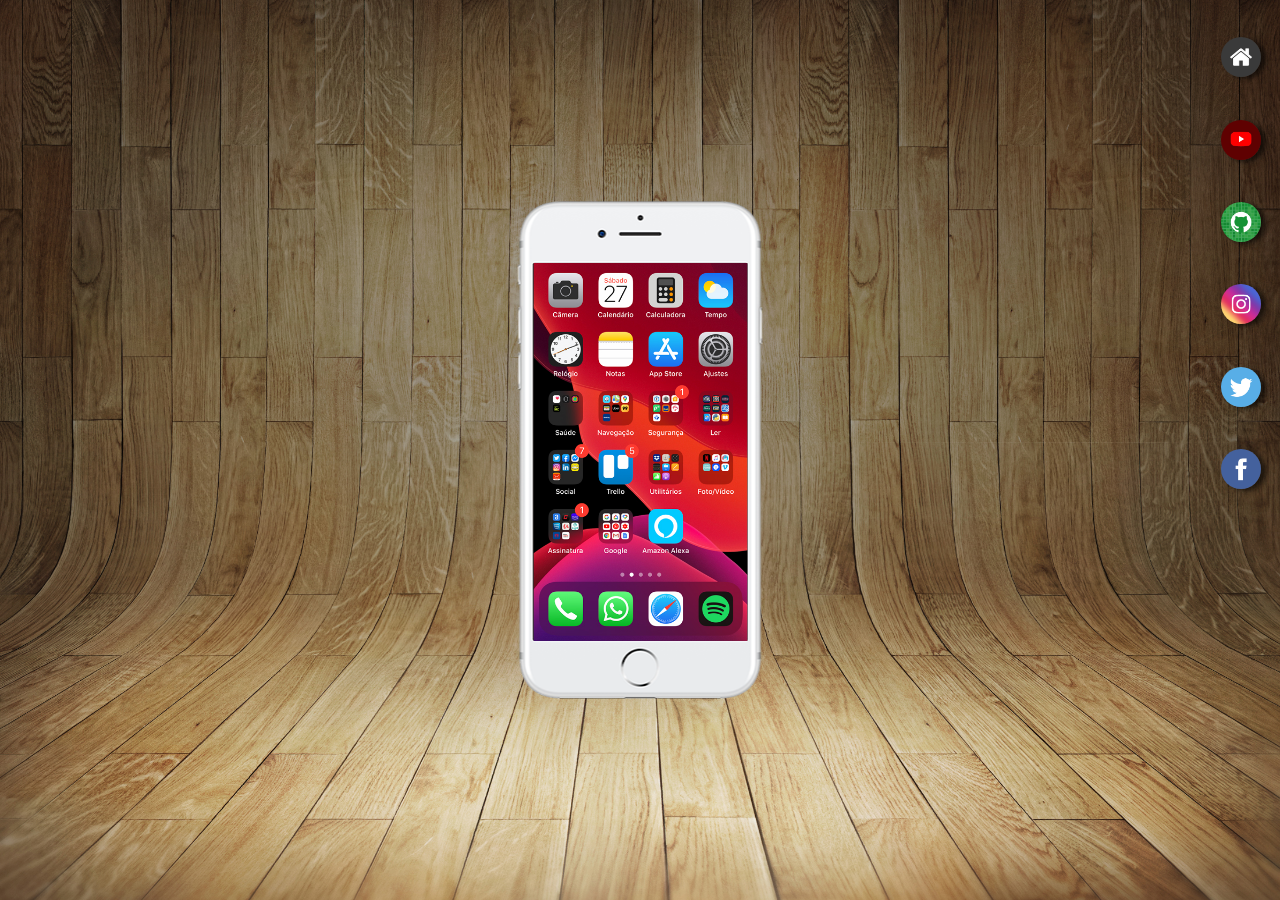
<file: index.html>
<!DOCTYPE html>
<html lang="pt-br">
<head>
    <meta charset="UTF-8">
    <meta http-equiv="X-UA-Compatible" content="IE=edge">
    <meta name="viewport" content="width=device-width, initial-scale=1.0">
    <link rel="shortcut icon" href="images/favicon.ico" type="image/x-icon">
    <link rel="stylesheet" href="style/style.css">
    <title>Projeto Redes Sociais</title>
    <style>
    </style>
</head>
<body>
    <main>
        <section id="telefone">
            <iframe src="pag-extras/home.html" name="tela" id="tela" frameborder="0">Seu navegador não é compativel com iss</iframe>
        </section>

        <section id="redes-sociais">
            <br>
            <a href="pag-extras/home.html" target="tela"><img src="images/logo-home.jpg" alt="Home"></a><br>
            <a href="pag-extras/youtube.html" target="tela"><img src="images/logo-youtube.jpg" alt="Youtube"></a><br>
            <a href="pag-extras/github.html" target="tela"><img src="images/logo-github.jpg" alt="GitHub"></a><br>
            <a href="pag-extras/instagram.html" target="tela"><img src="images/logo-instagram.jpg" alt="Instagram"></a><br>
            <a href="pag-extras/twitter.html" target="tela"><img src="images/logo-twitter.jpg" alt="Twitter"></a><br>
            <a href="pag-extras/facebook.html" target="tela"><img src="images/logo-facebook.jpg" alt="Facebook"></a>
        </section>
    </main>
    
</body>
</html>
</file>
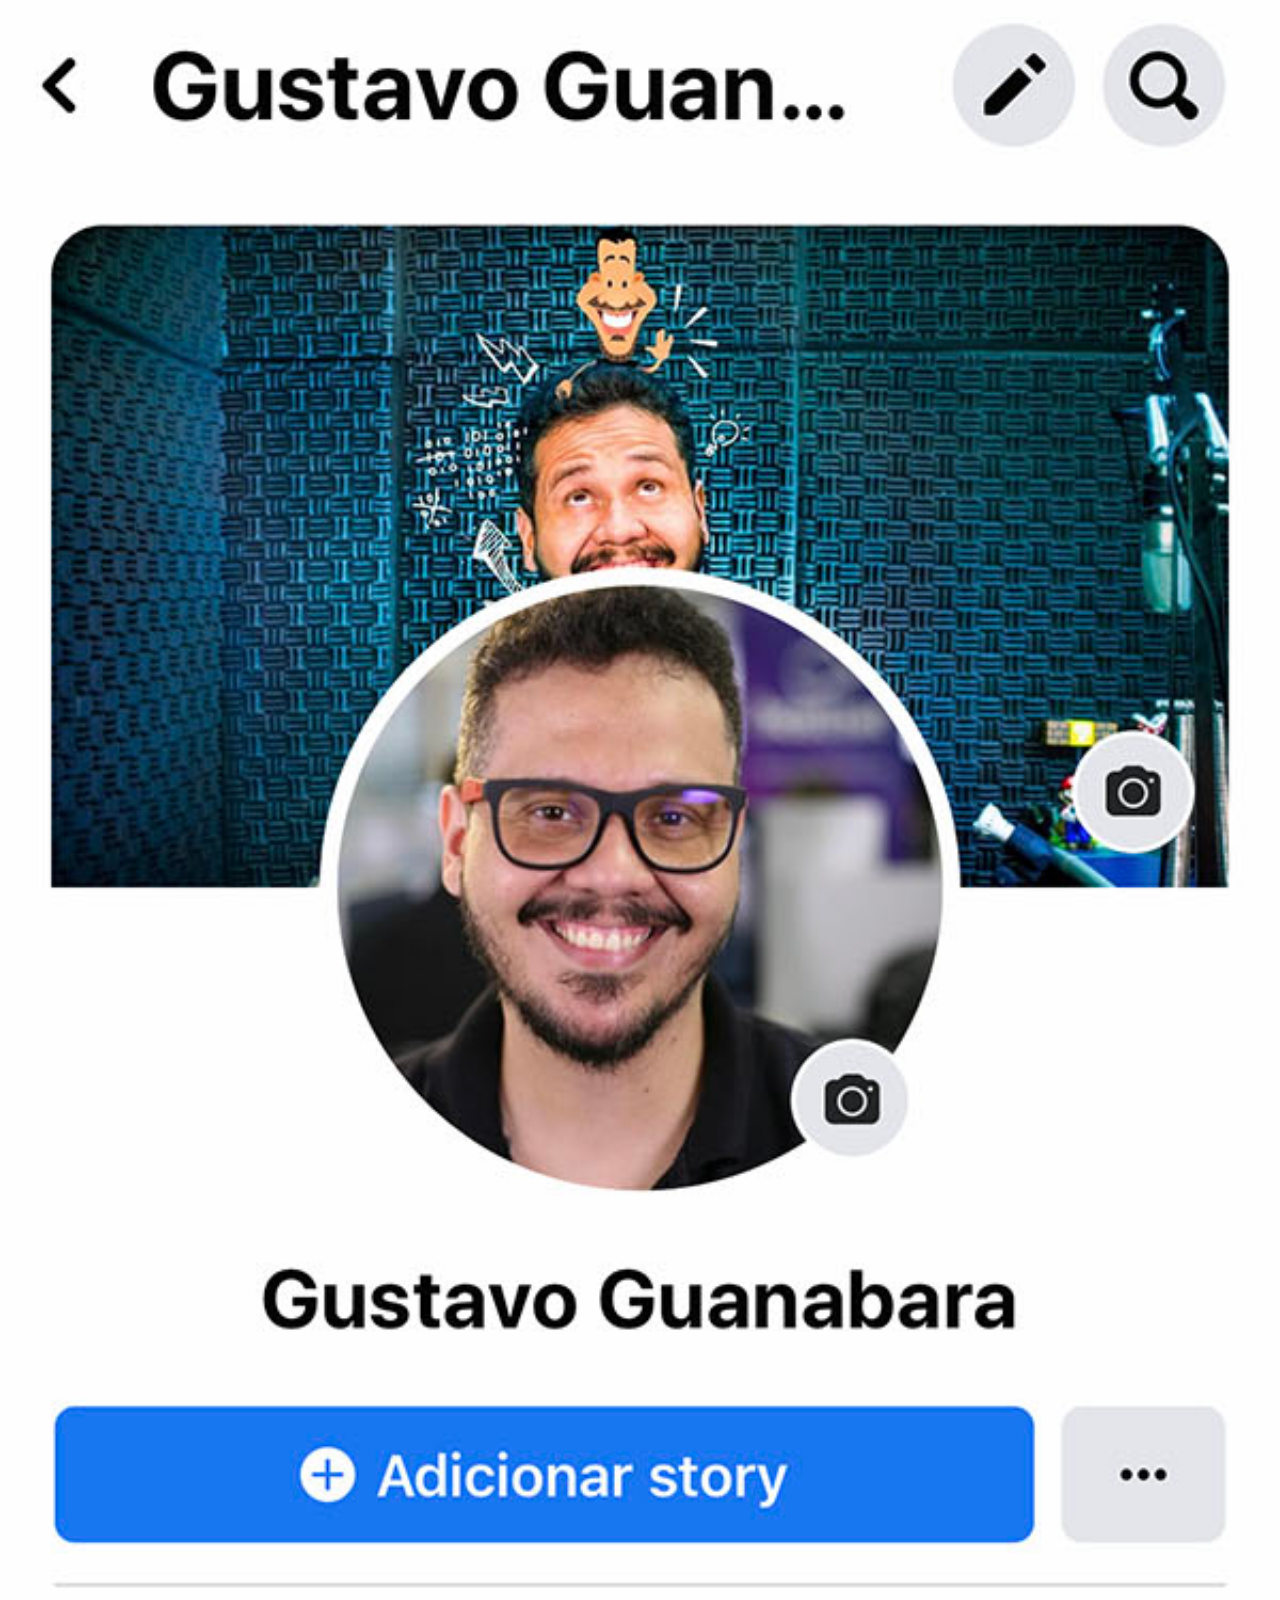
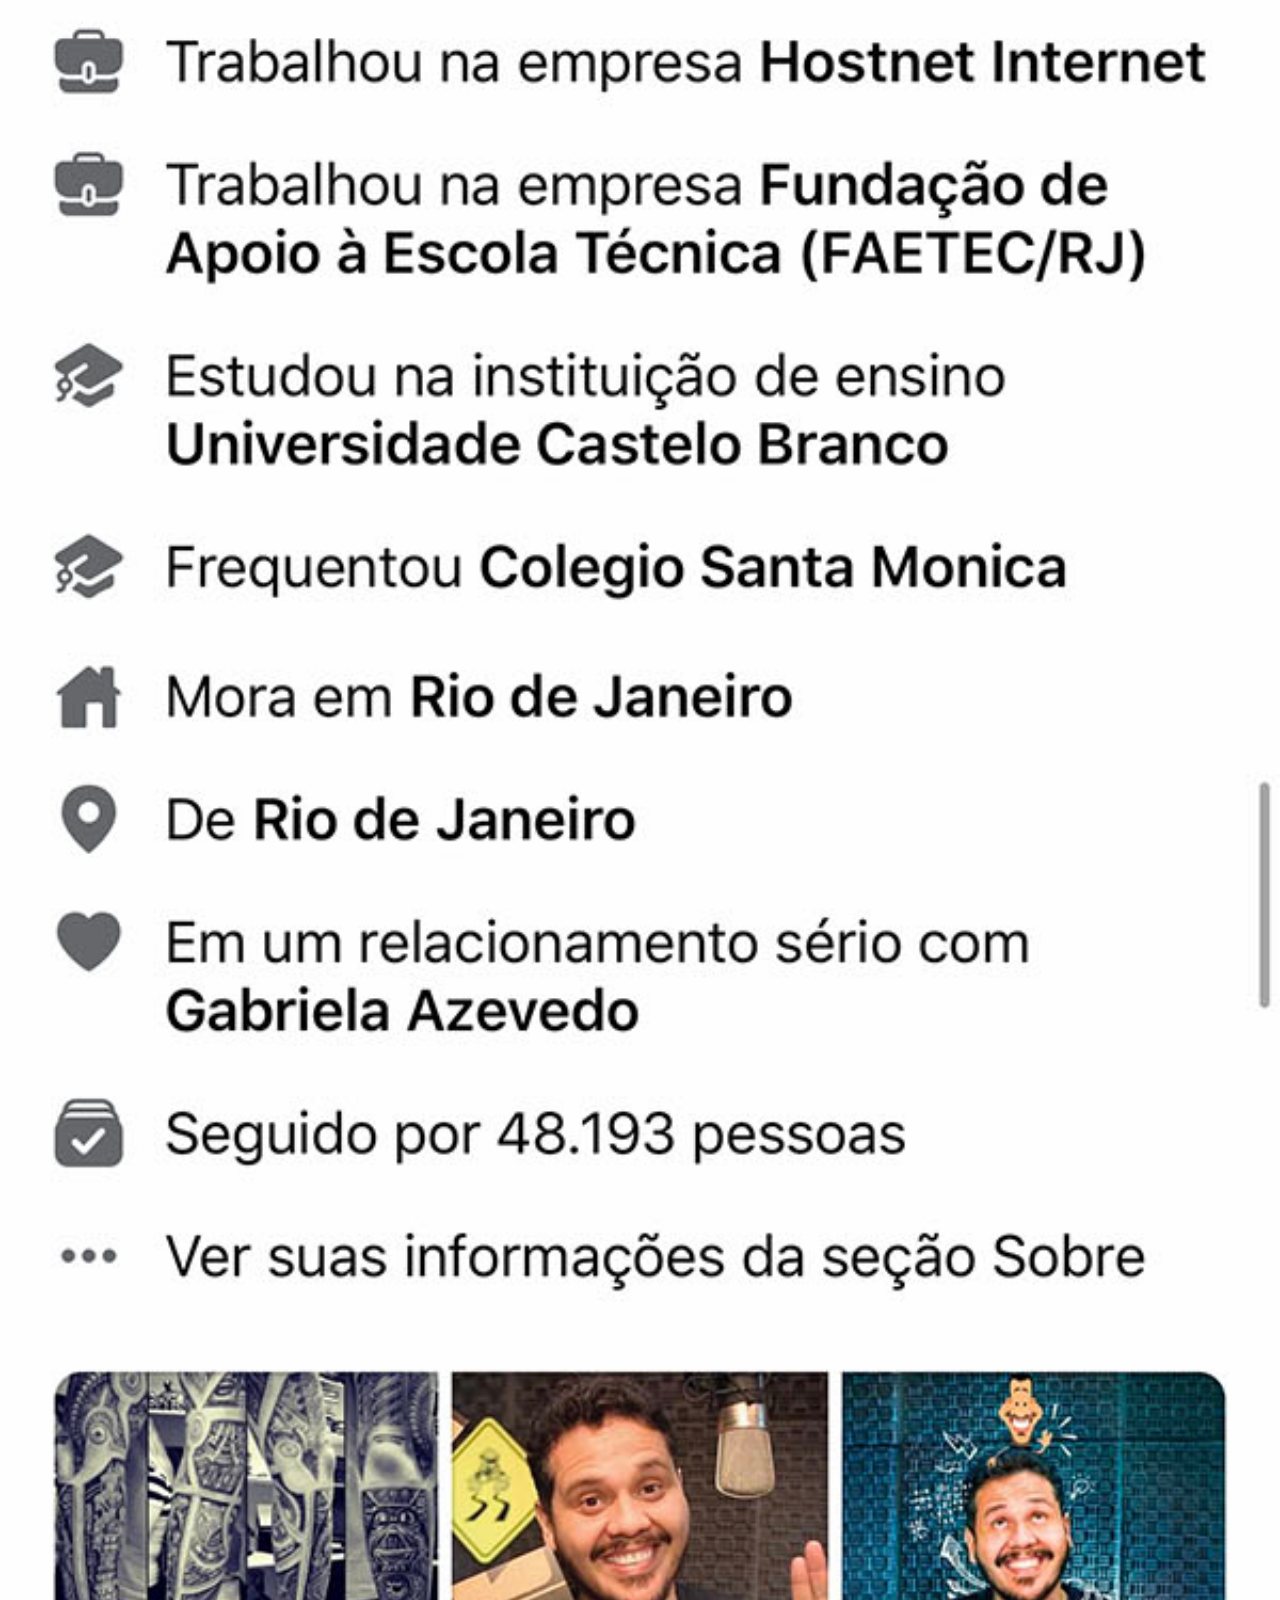
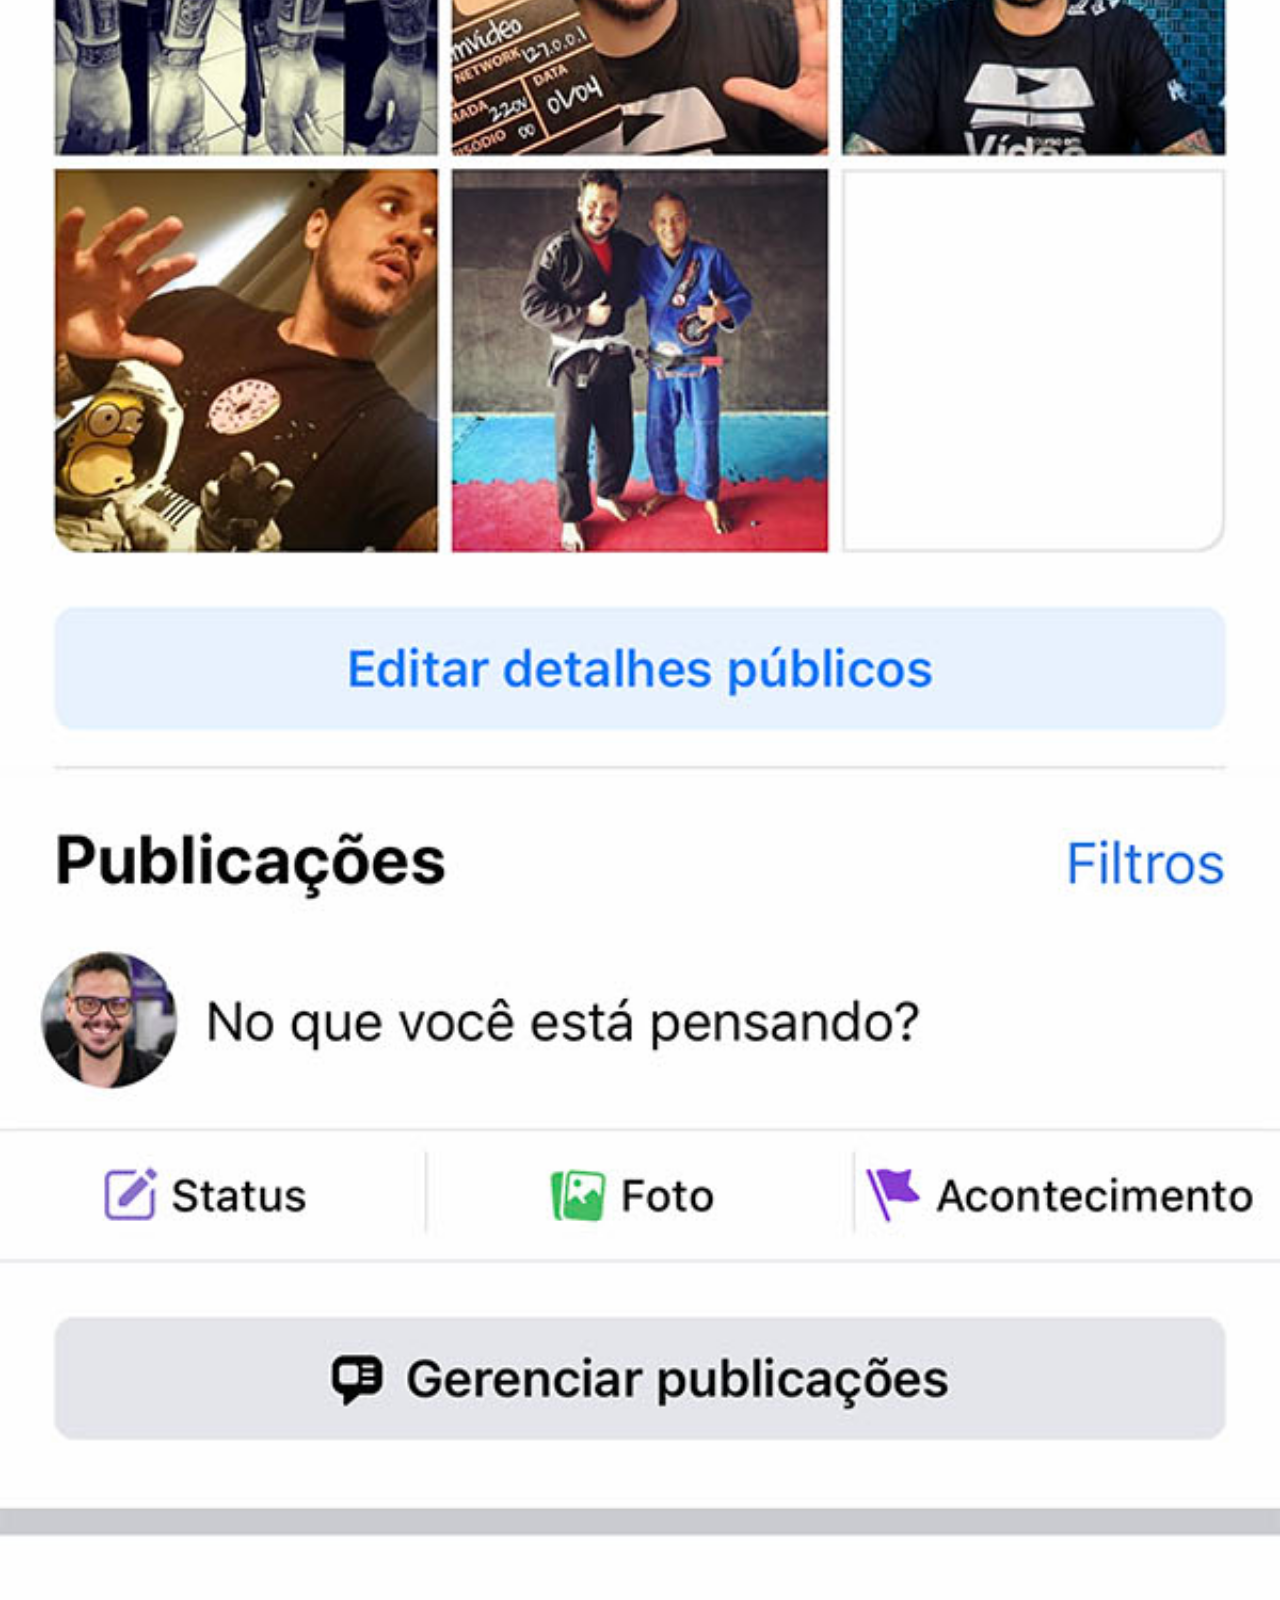
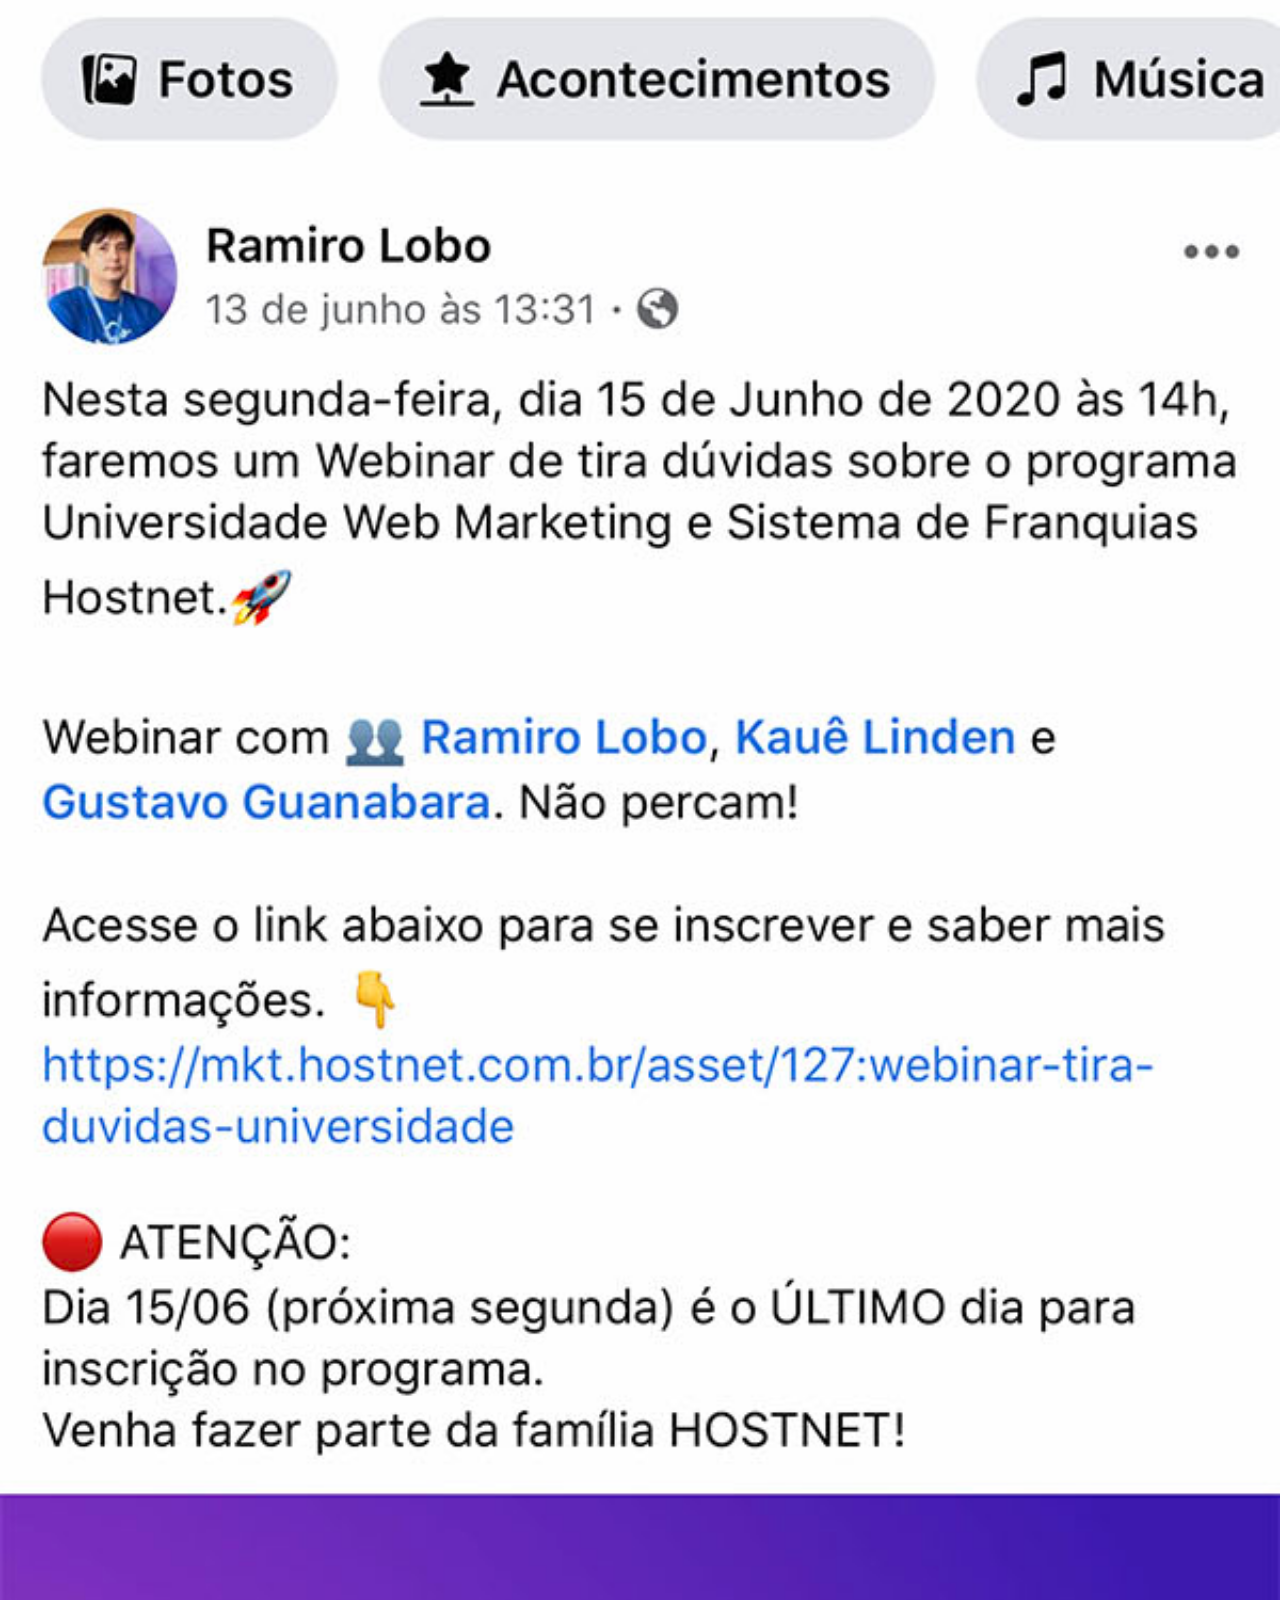
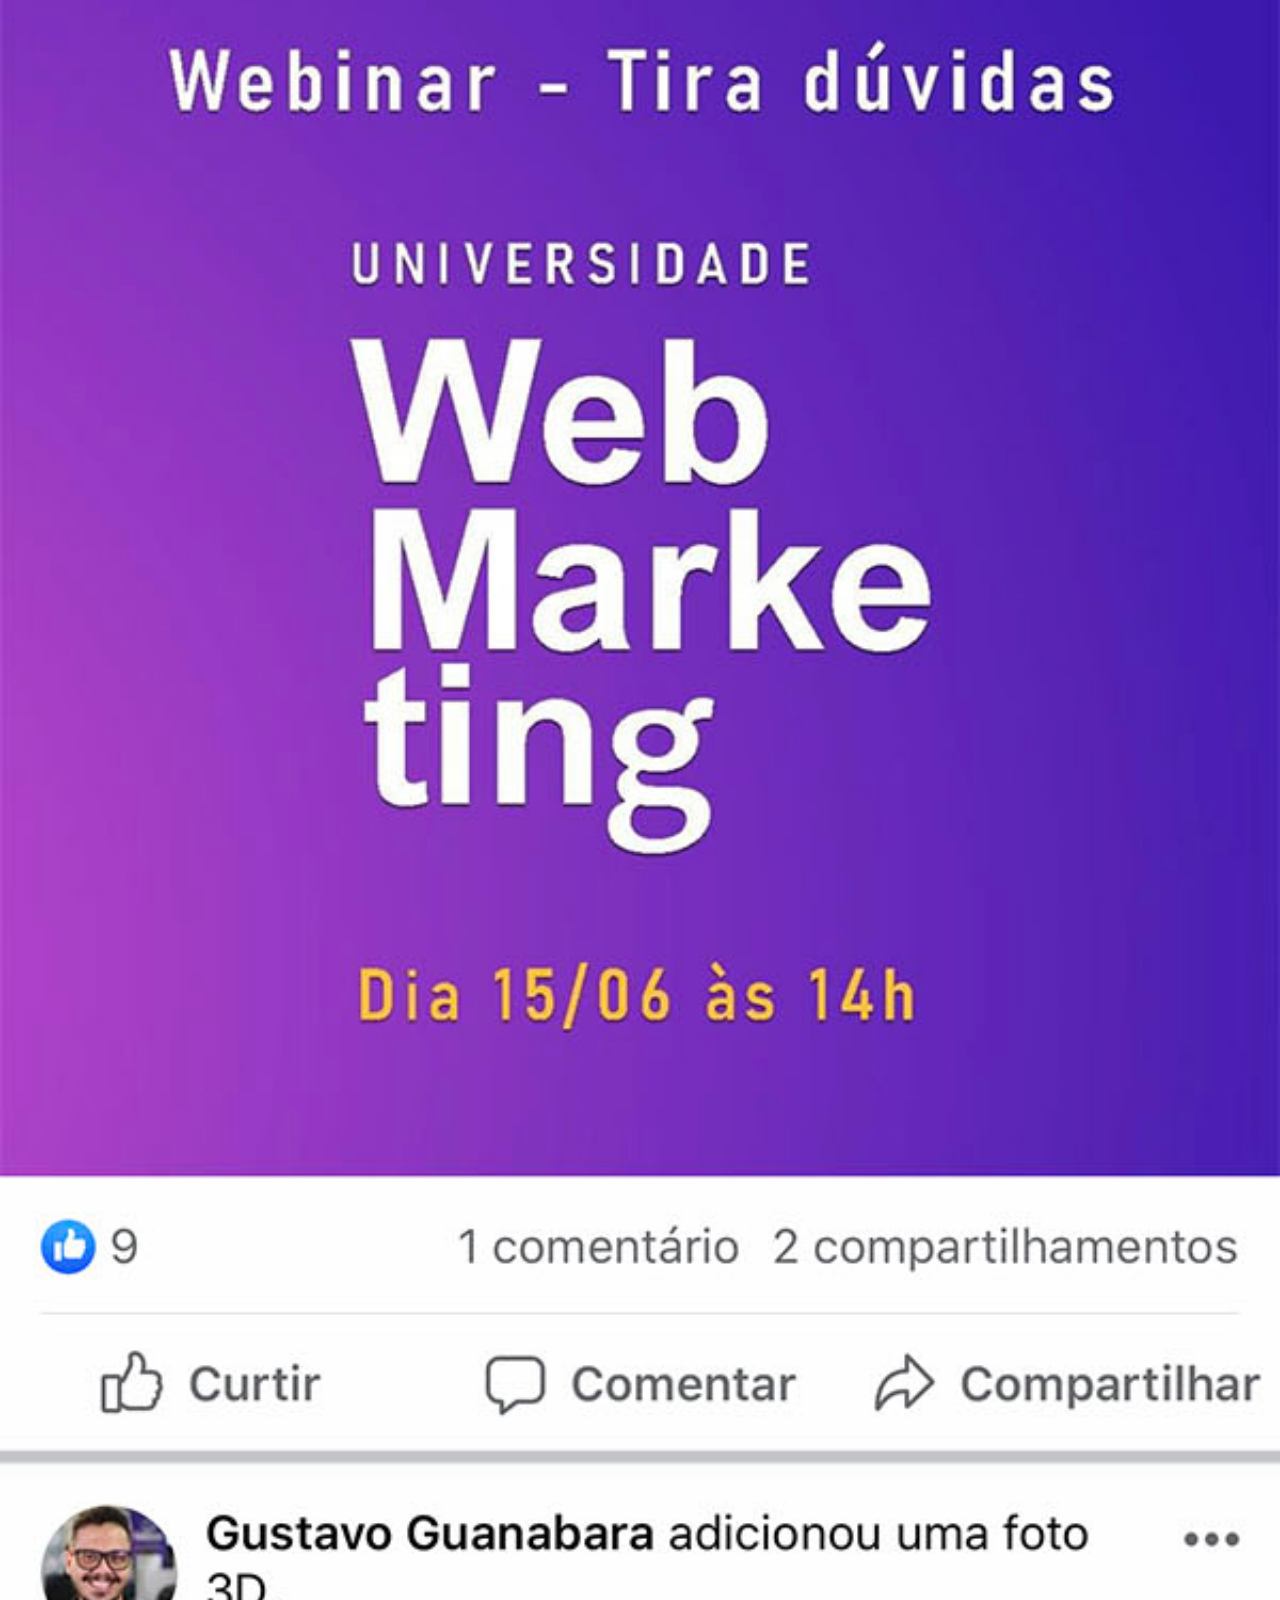
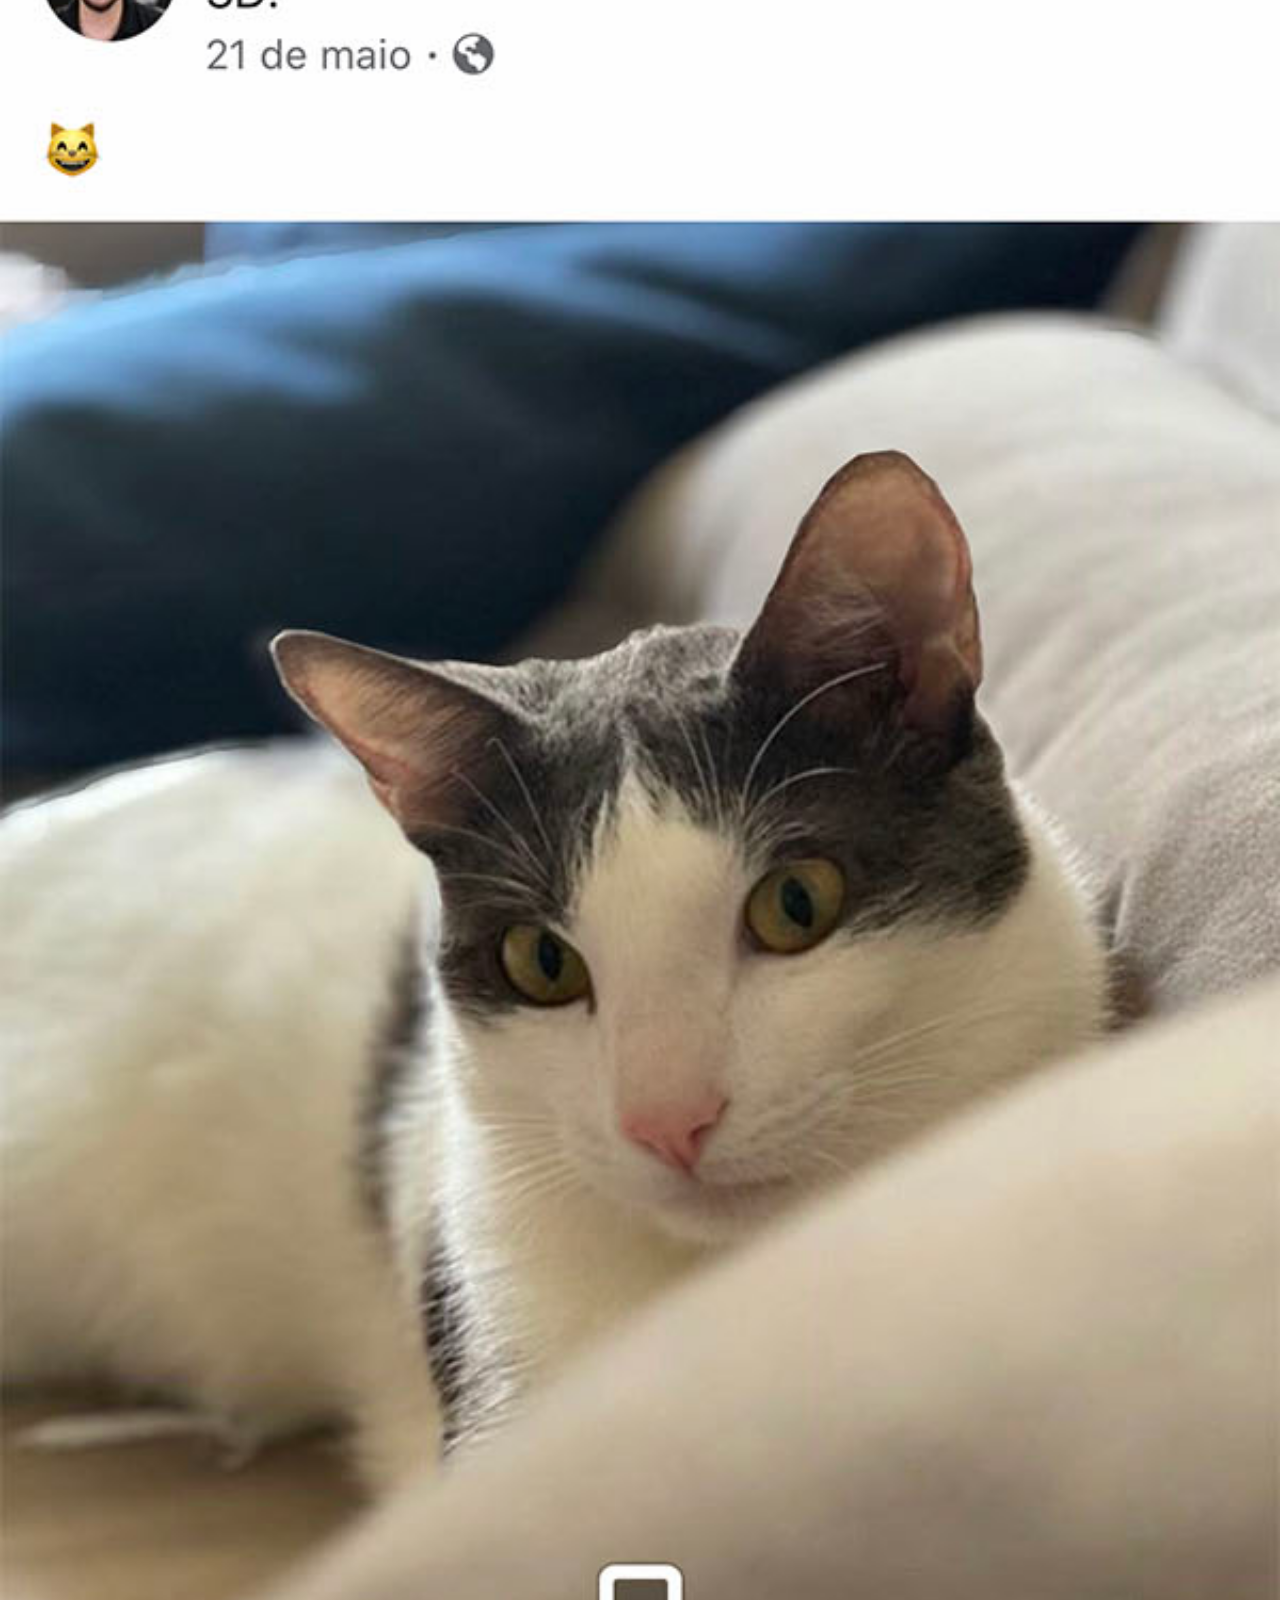
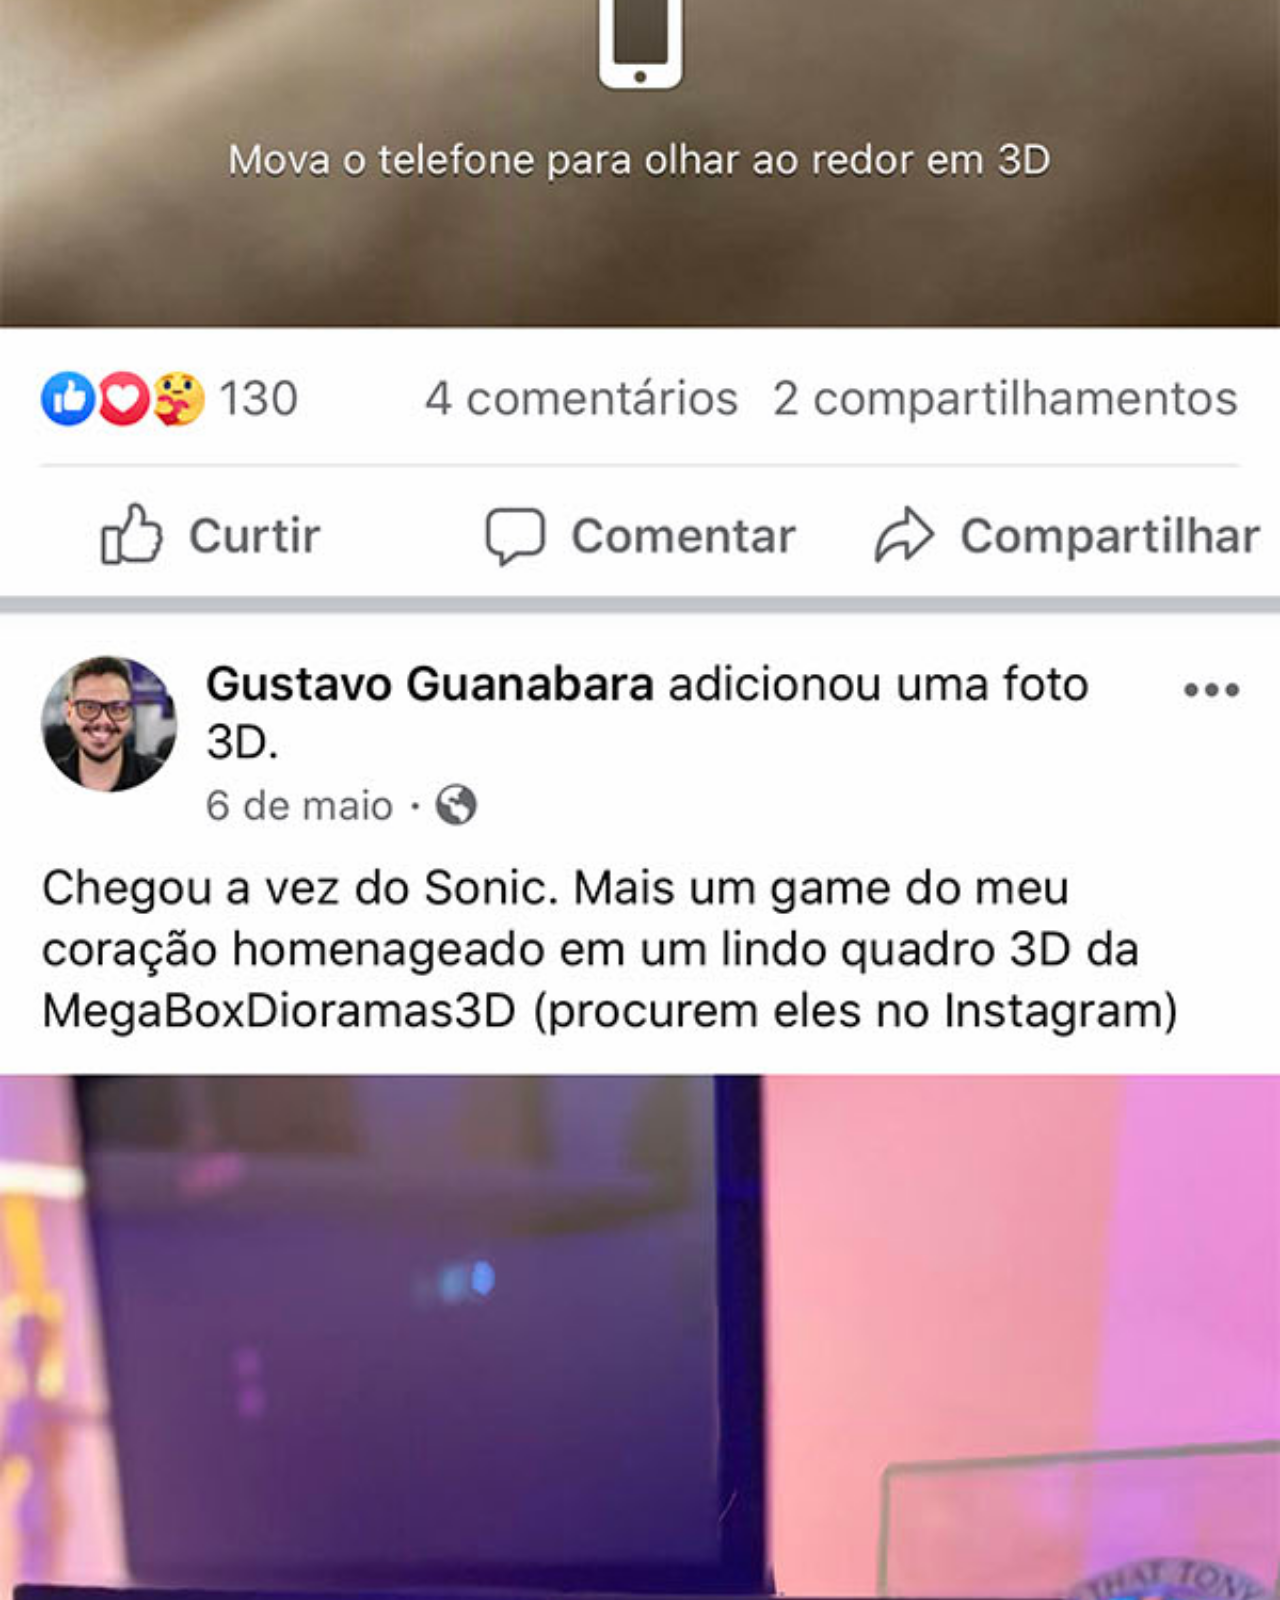
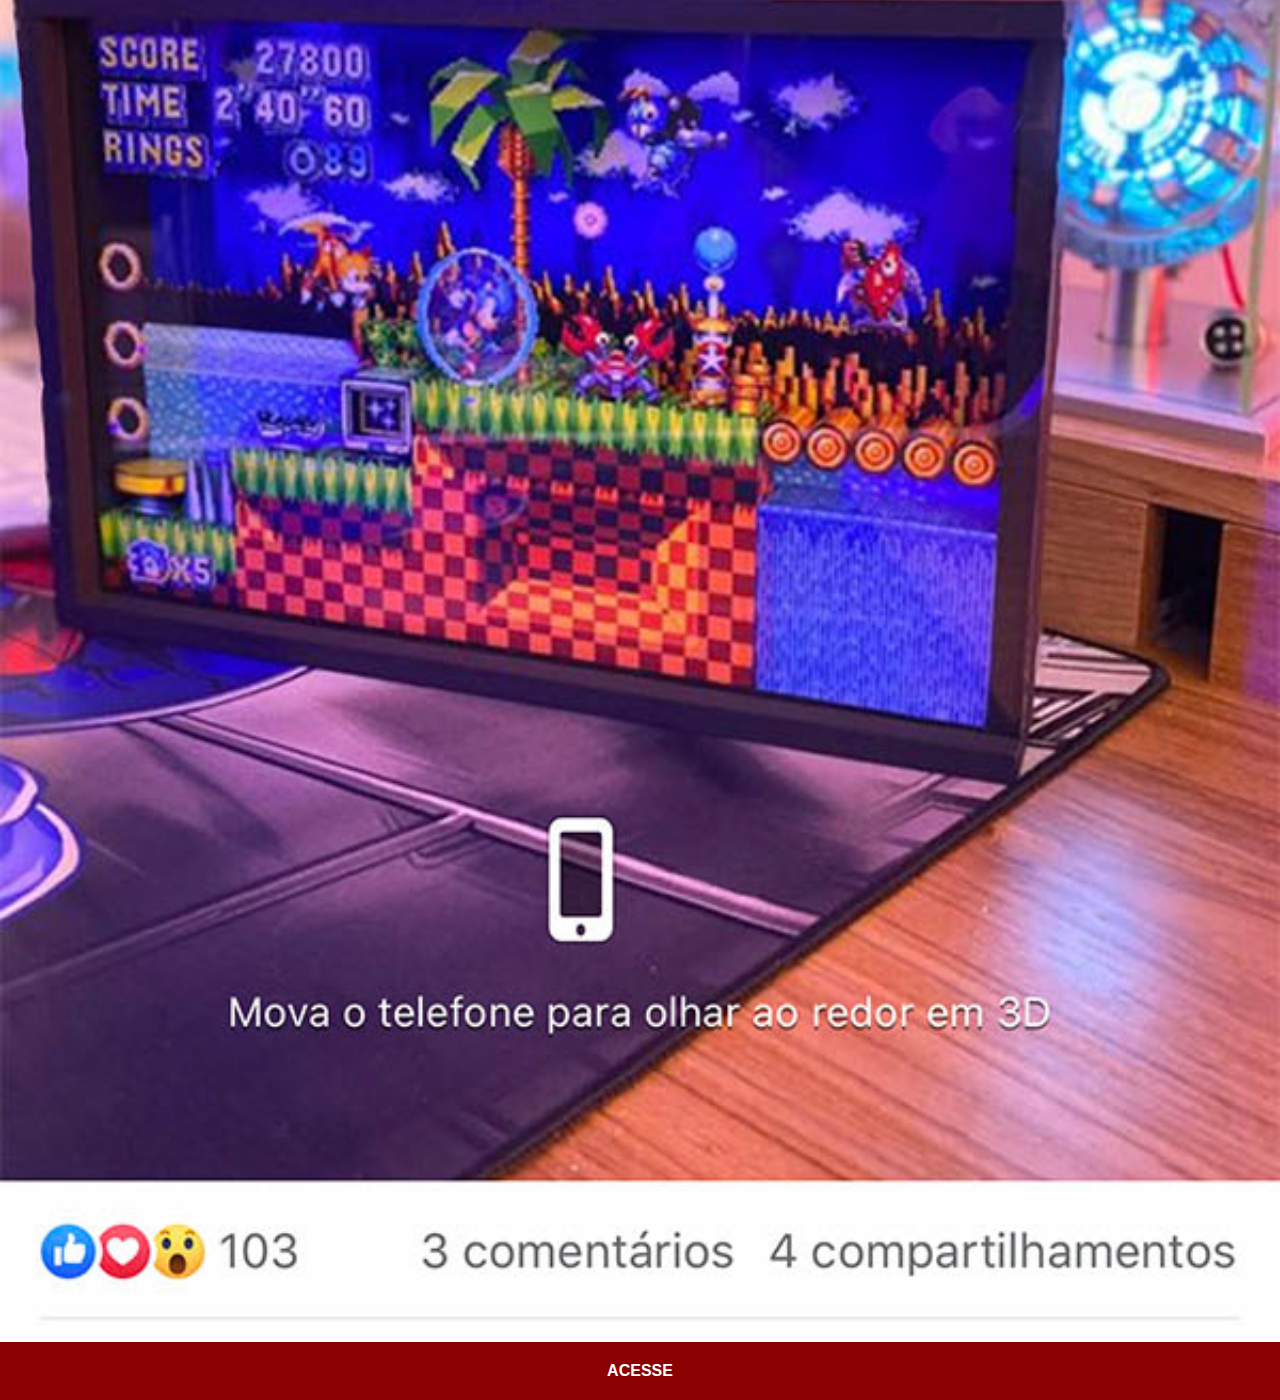
<file: pag-extras/facebook.html>
<!DOCTYPE html>
<html lang="PT-BR">
<head>
    <meta charset="UTF-8">
    <meta http-equiv="X-UA-Compatible" content="IE=edge">
    <meta name="viewport" content="width=device-width, initial-scale=1.0">
    <title>Facebook</title>
    <link rel="stylesheet" href="../style/social.css">
</head>
<body>
    <img src="../images/tela-facebook.jpg" alt="Facebook">
    <a href="https://www.youtube.com/@CursoemVideo" target="_blank">ACESSE</a>
</body>
</html>
</file>
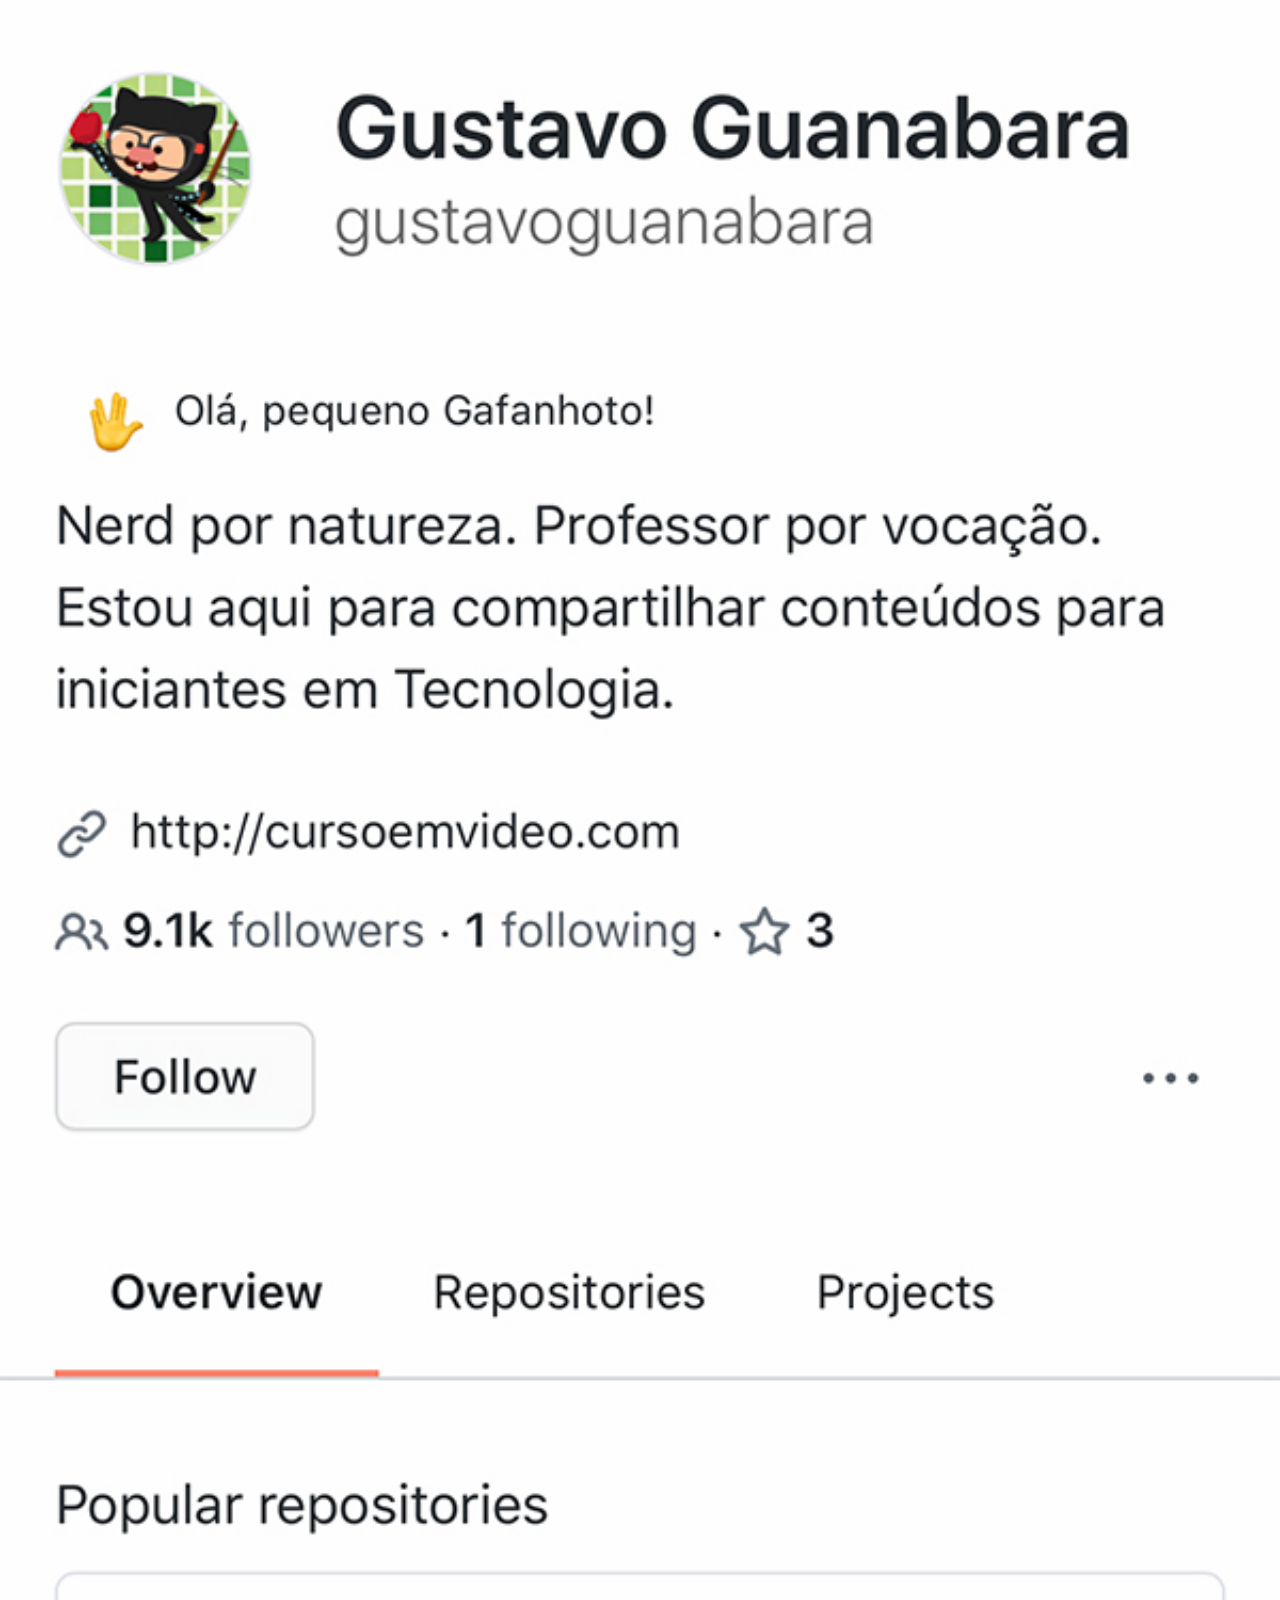
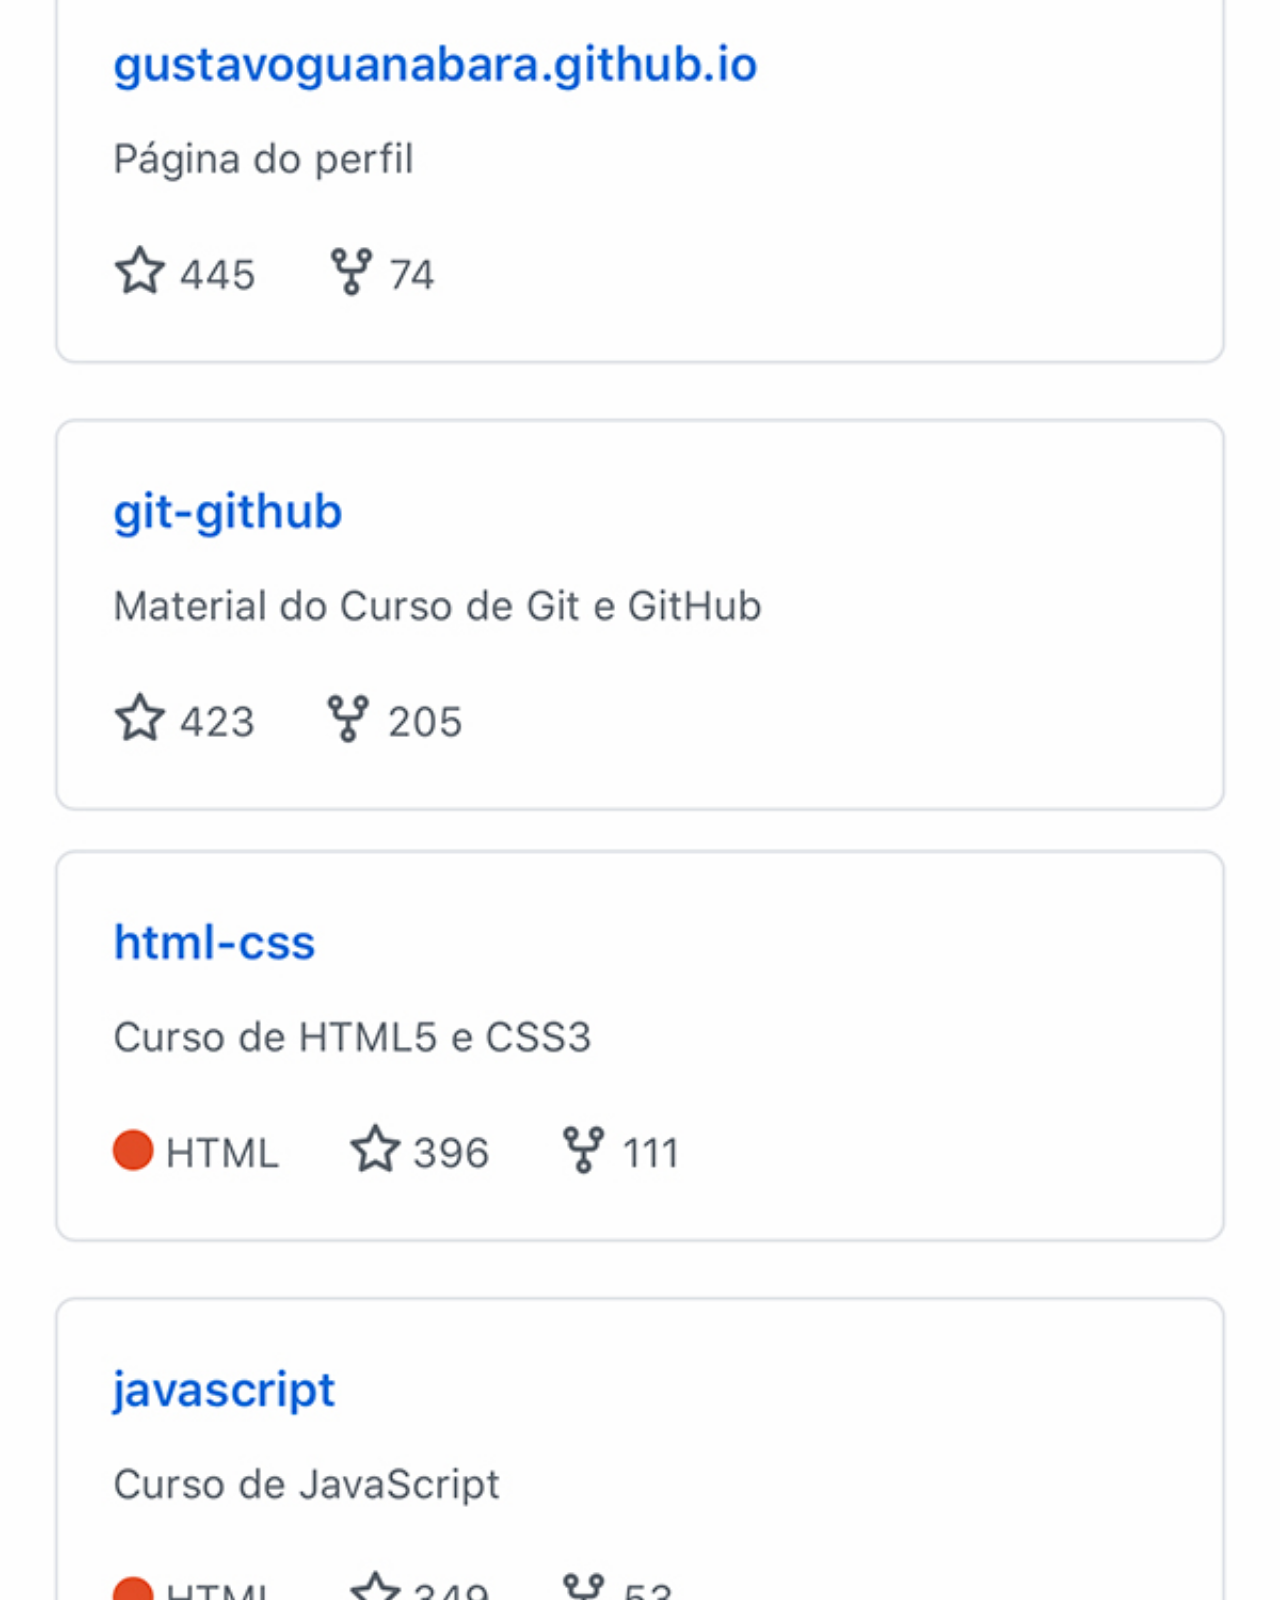
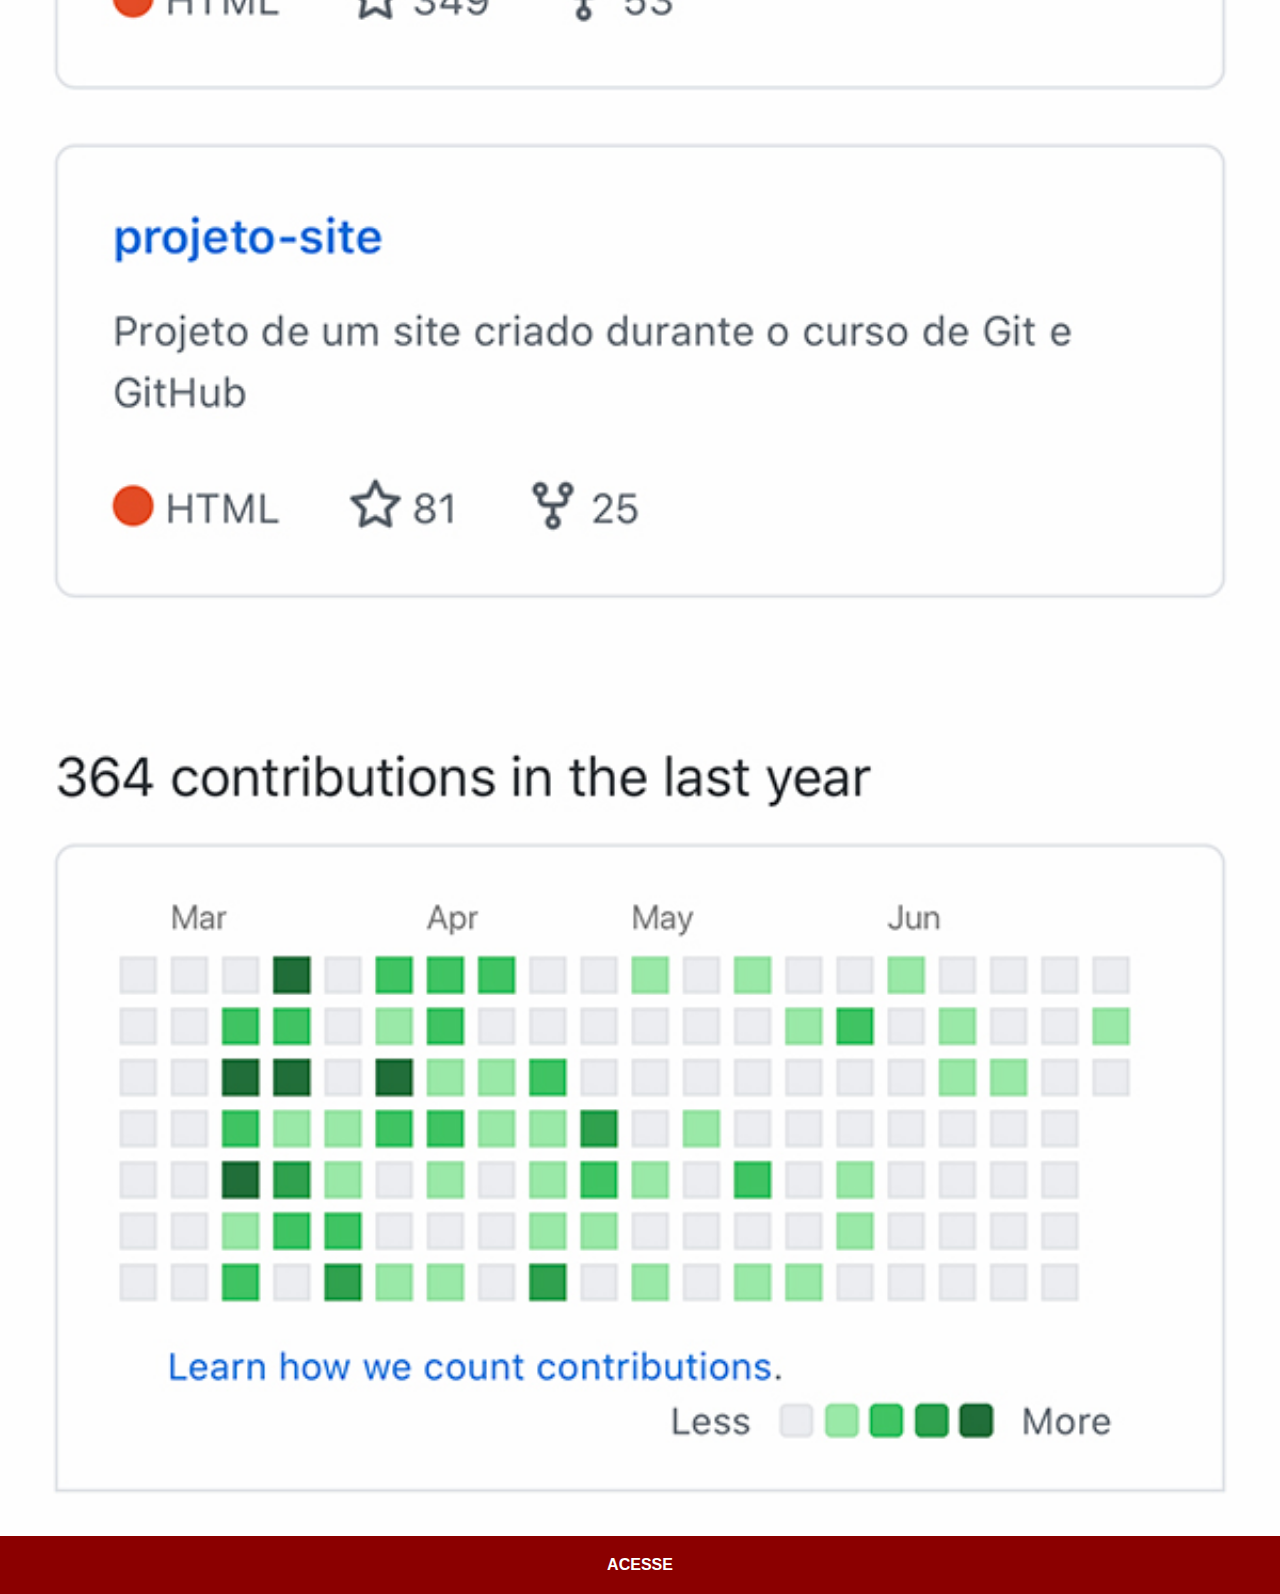
<file: pag-extras/github.html>
<!DOCTYPE html>
<html lang="PT-BR">
<head>
    <meta charset="UTF-8">
    <meta http-equiv="X-UA-Compatible" content="IE=edge">
    <meta name="viewport" content="width=device-width, initial-scale=1.0">
    <title>GitHub</title>
    <link rel="stylesheet" href="../style/social.css">
</head>
<body>
    <img src="../images/tela-github.jpg" alt="GitHub">
    <a href="https://github.com/gustavoguanabara" target="_blank">ACESSE</a>
</body>
</html>
</file>
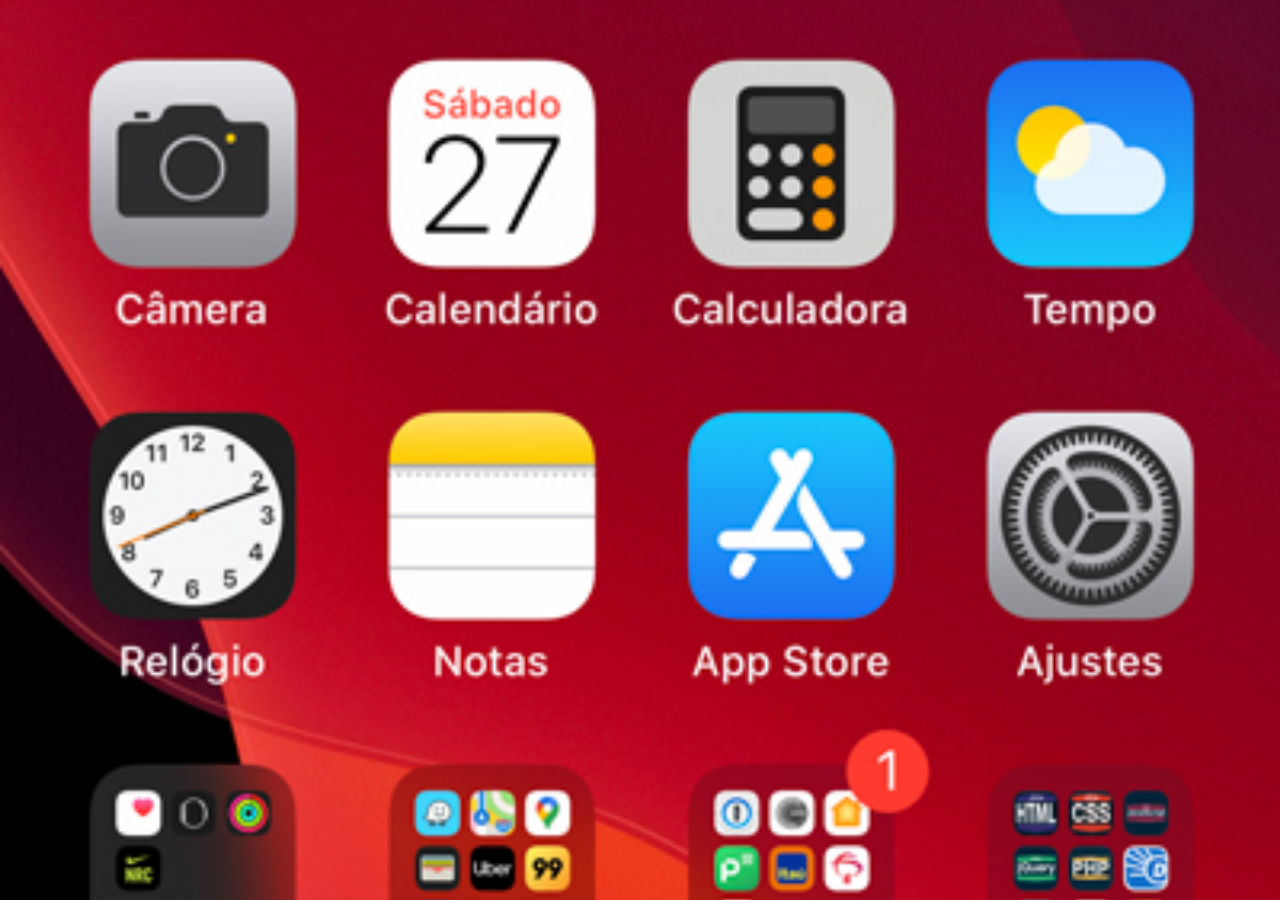
<file: pag-extras/home.html>
<!DOCTYPE html>
<html lang="PT-BR">
<head>
    <meta charset="UTF-8">
    <meta http-equiv="X-UA-Compatible" content="IE=edge">
    <meta name="viewport" content="width=device-width, initial-scale=1.0">
    <title>Home</title>
    <style>
        *{
            margin: 0px;
            padding: 0px;
        }

        body{
            height: 100vh;
            width: 100vw;
            background: black url('../images/tela-home.jpg') no-repeat top center;
            background-size: cover;            
        }        
    </style>
</head>
<body>
    
</body>
</html>
</file>
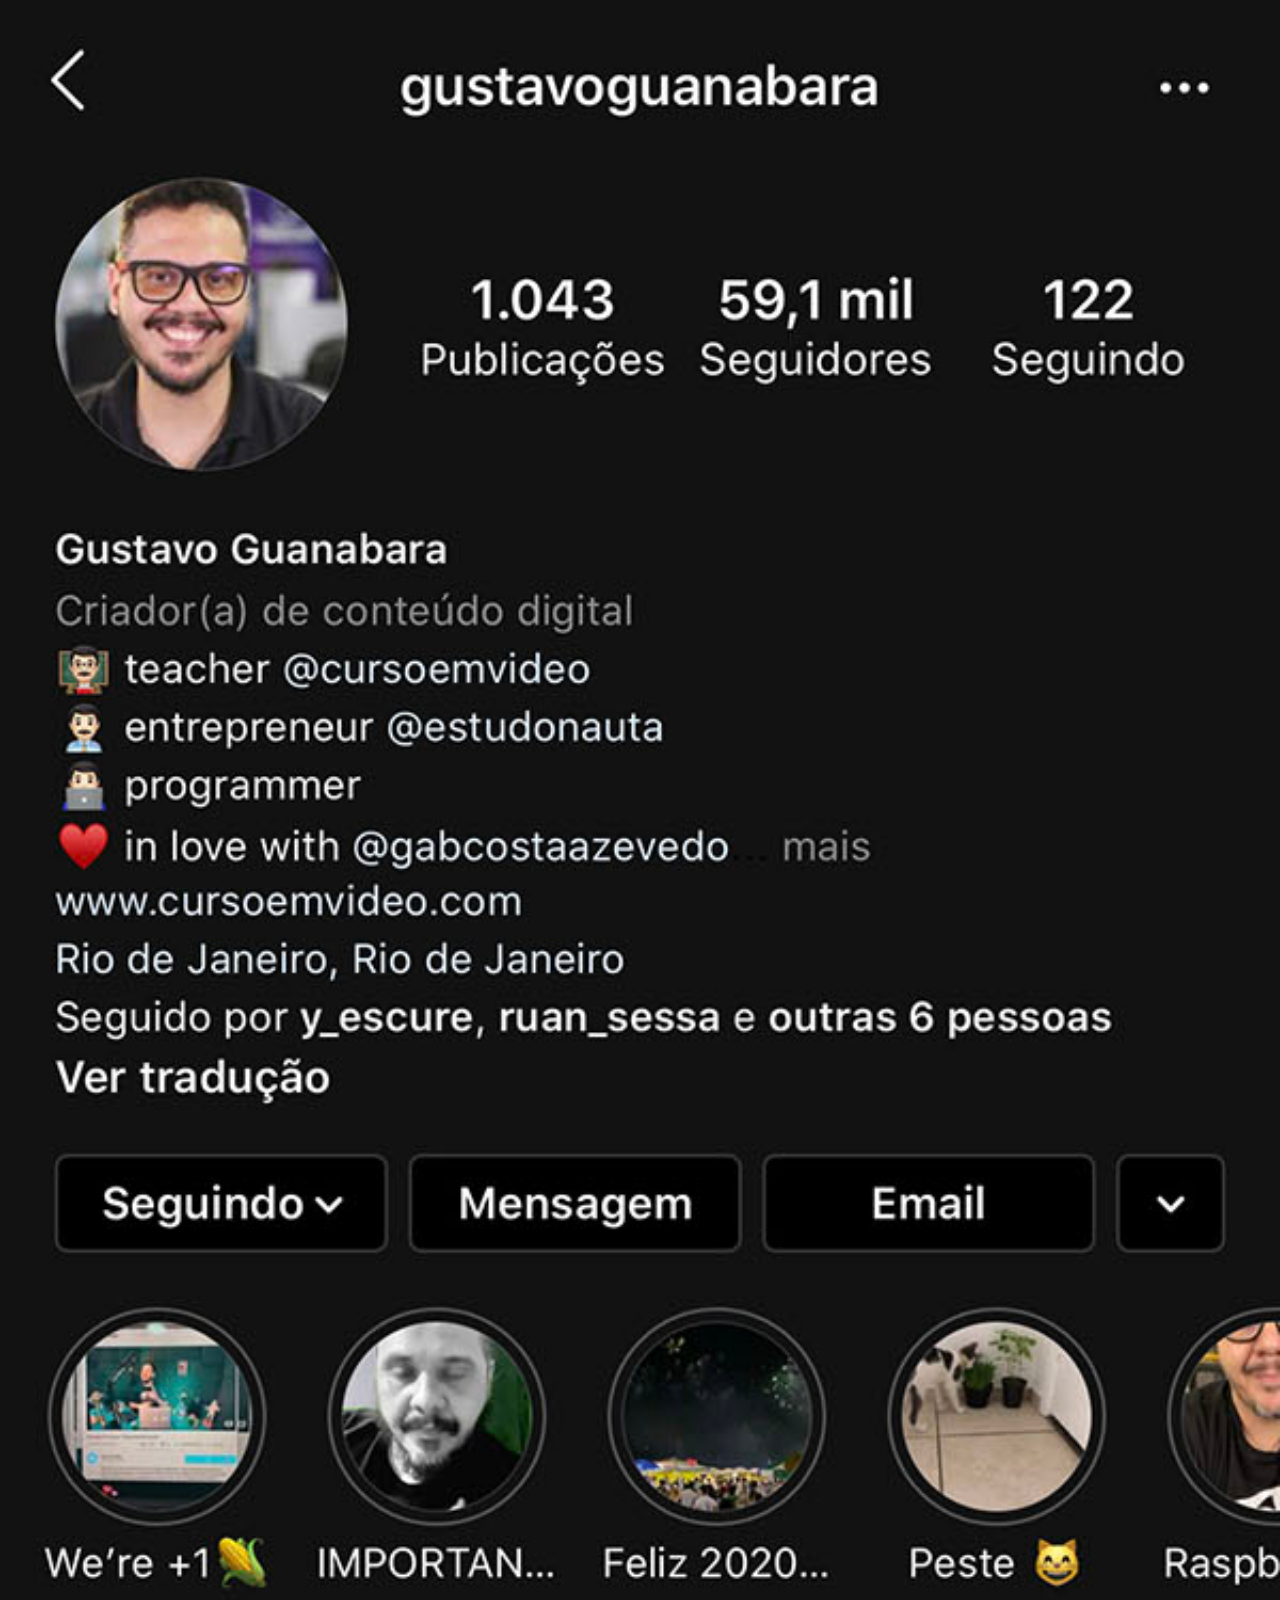
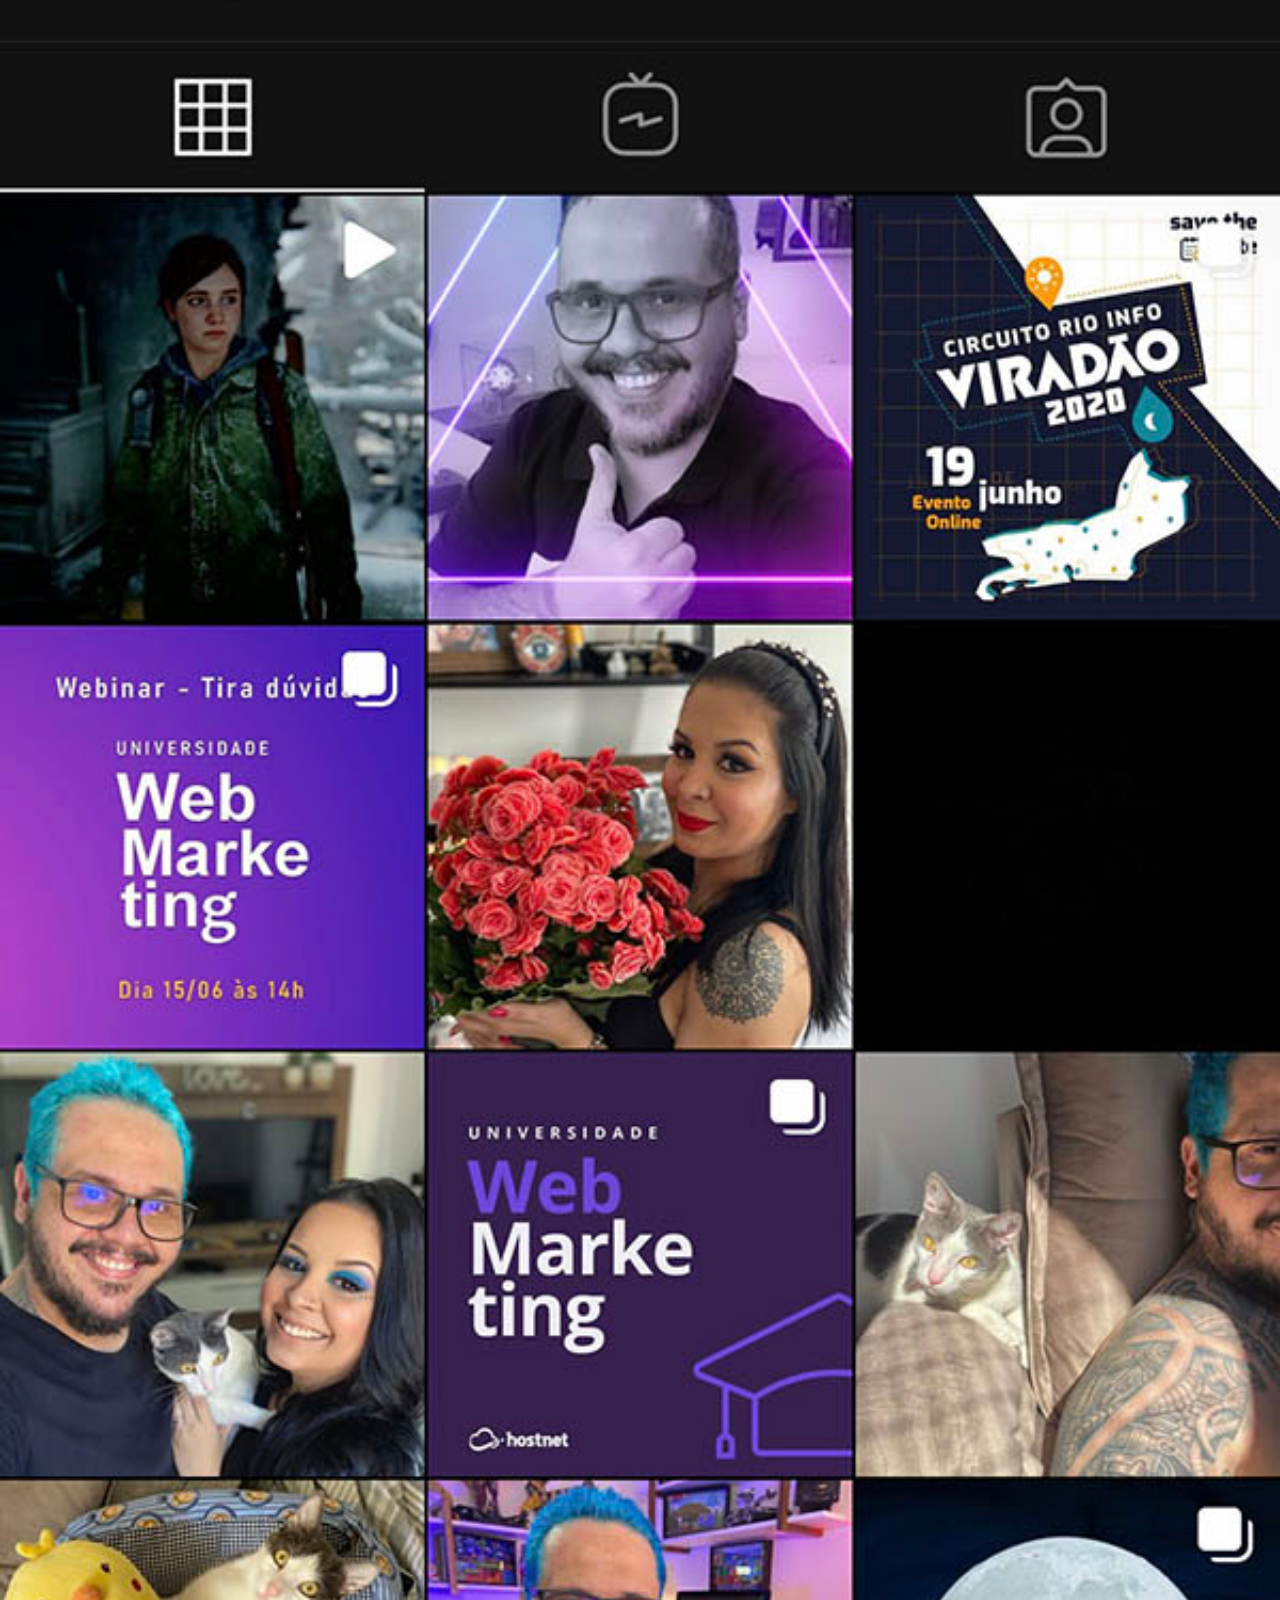
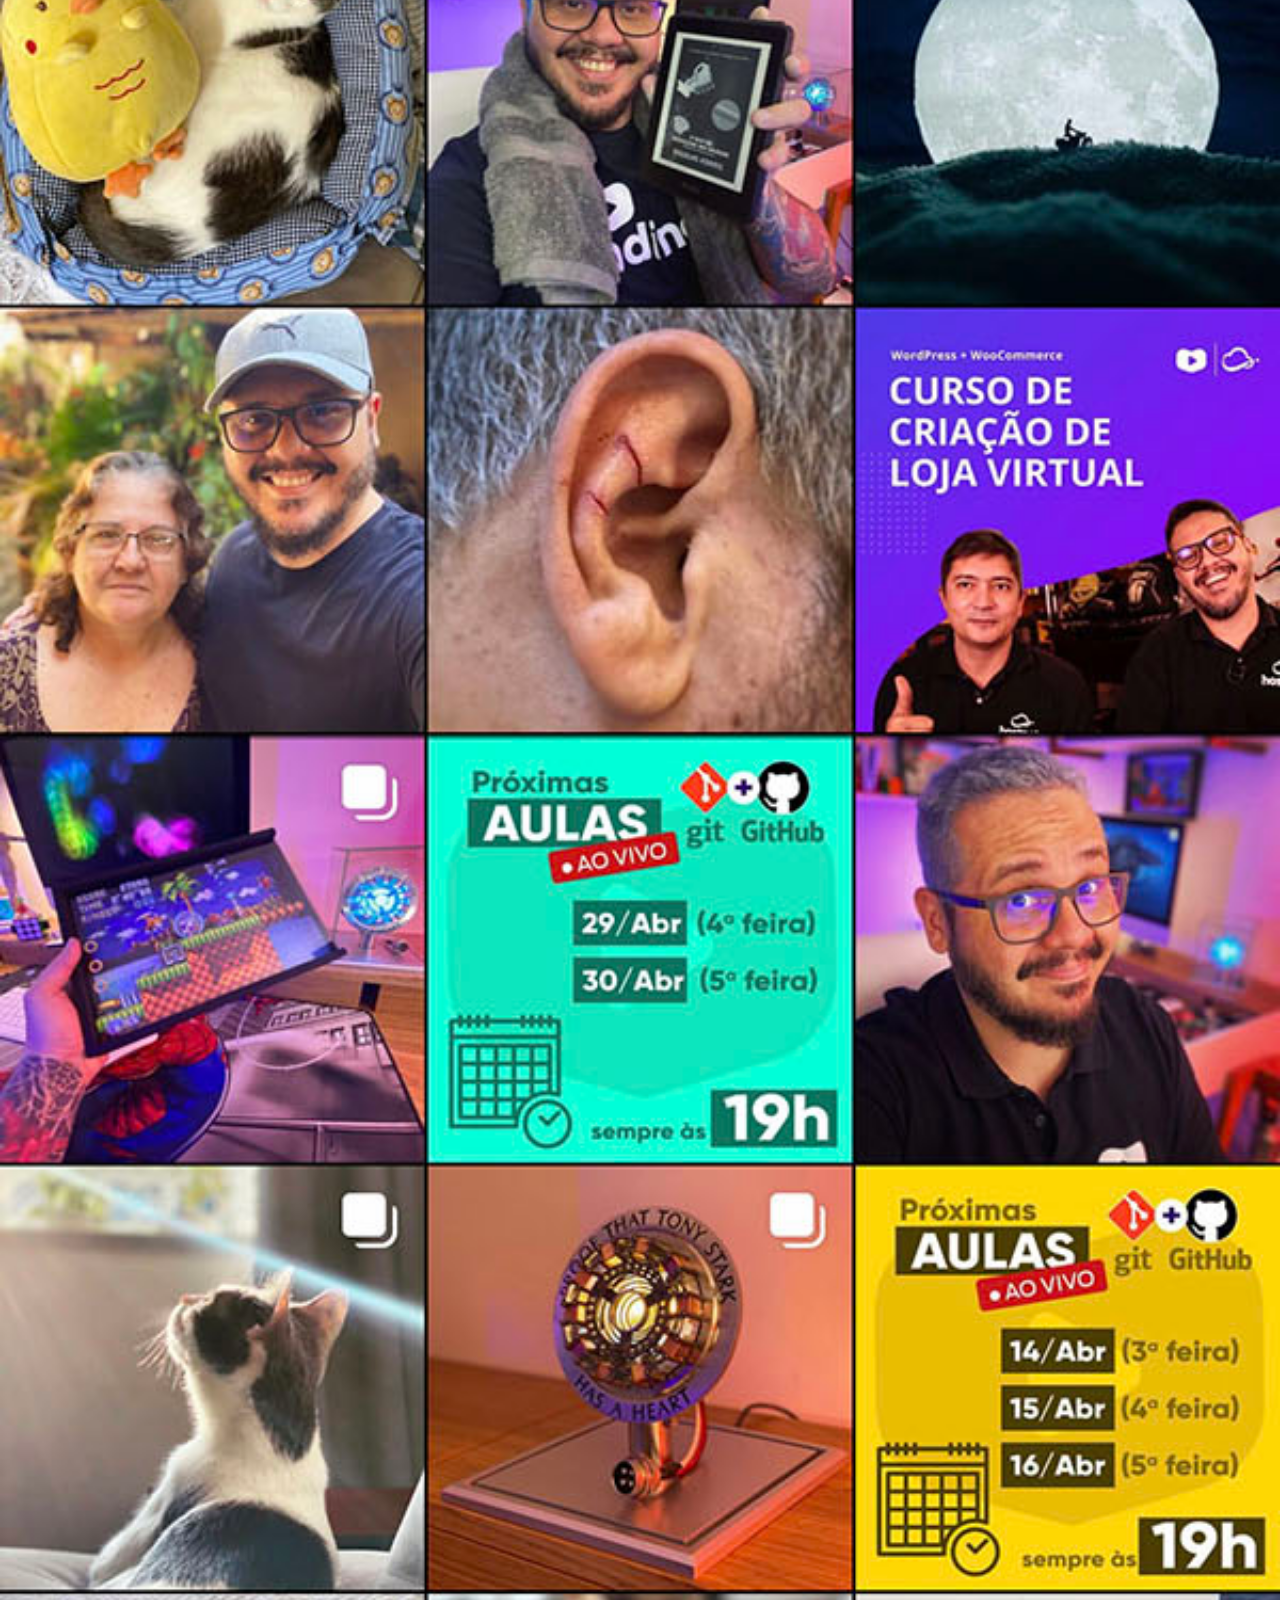
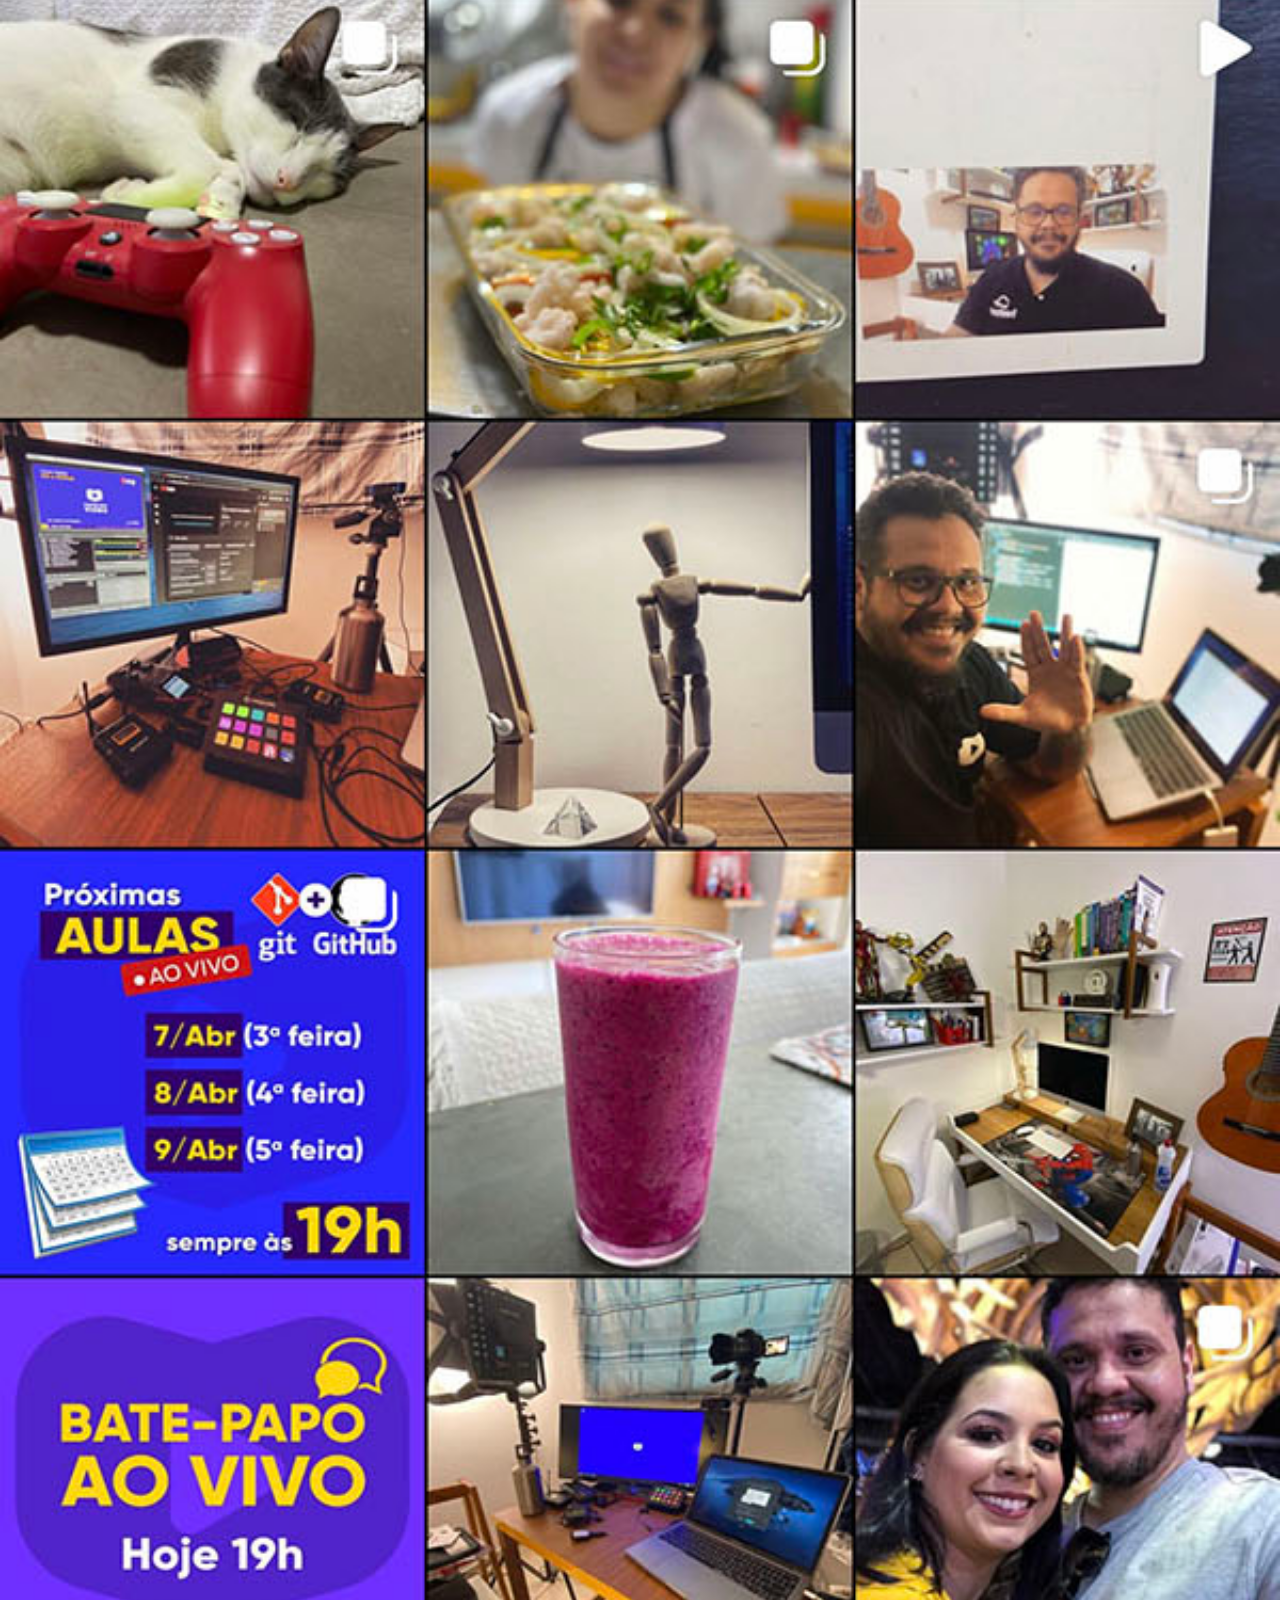
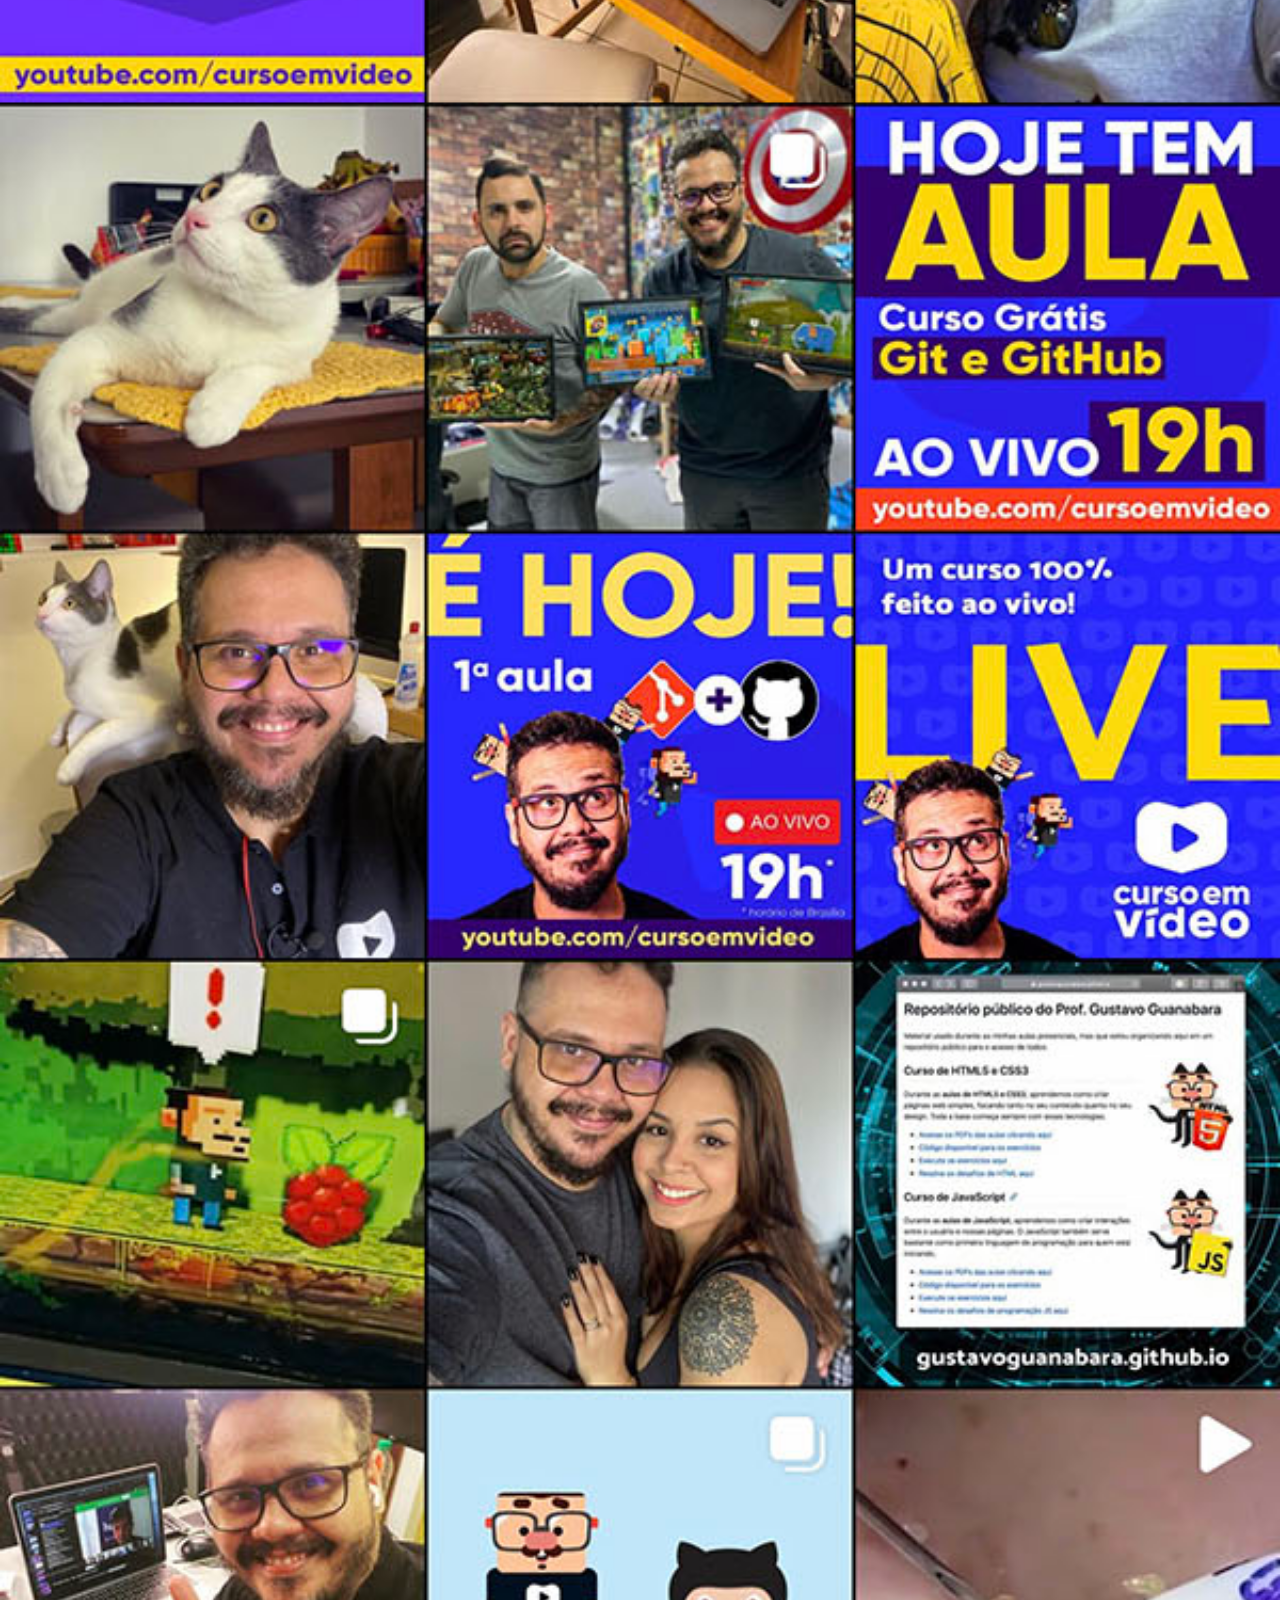
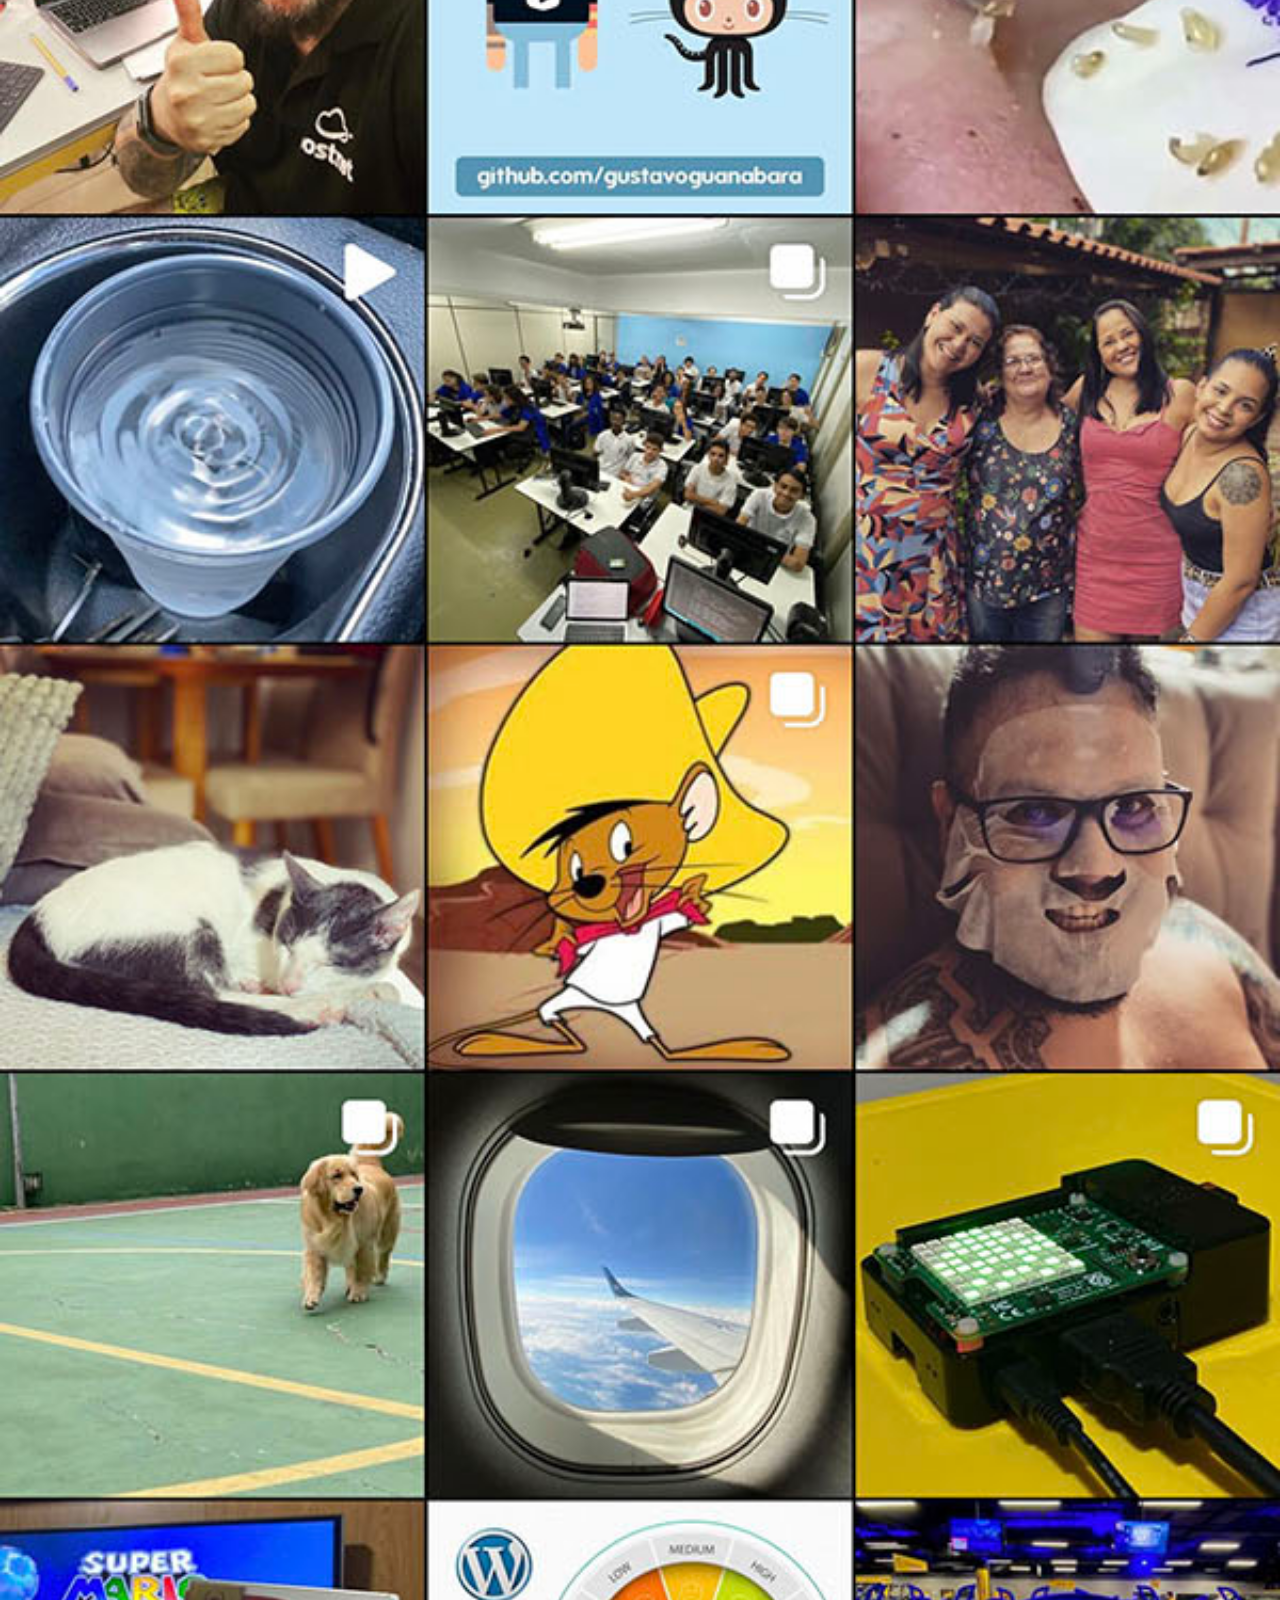
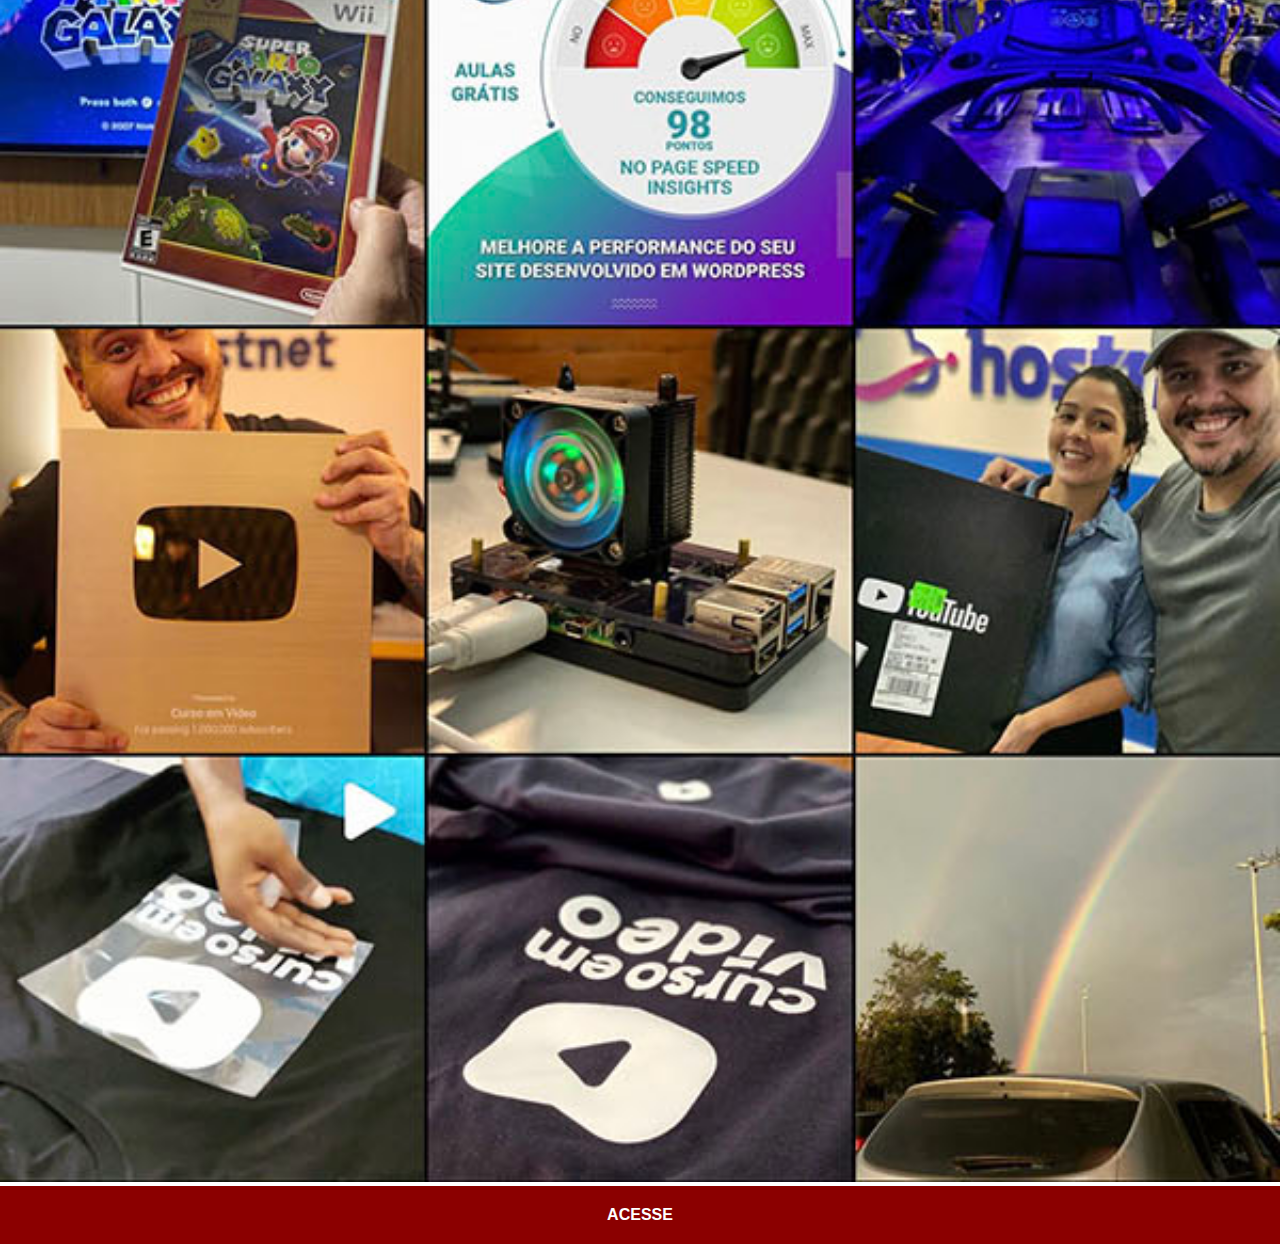
<file: pag-extras/instagram.html>
<!DOCTYPE html>
<html lang="PT-BR">
<head>
    <meta charset="UTF-8">
    <meta http-equiv="X-UA-Compatible" content="IE=edge">
    <meta name="viewport" content="width=device-width, initial-scale=1.0">
    <title>Instagram</title>
    <link rel="stylesheet" href="../style/social.css">
</head>
<body>
    <img src="../images/tela-instagram.jpg" alt="Instagram">
    <a href="https://www.youtube.com/@CursoemVideo" target="_blank">ACESSE</a>
</body>
</html>
</file>
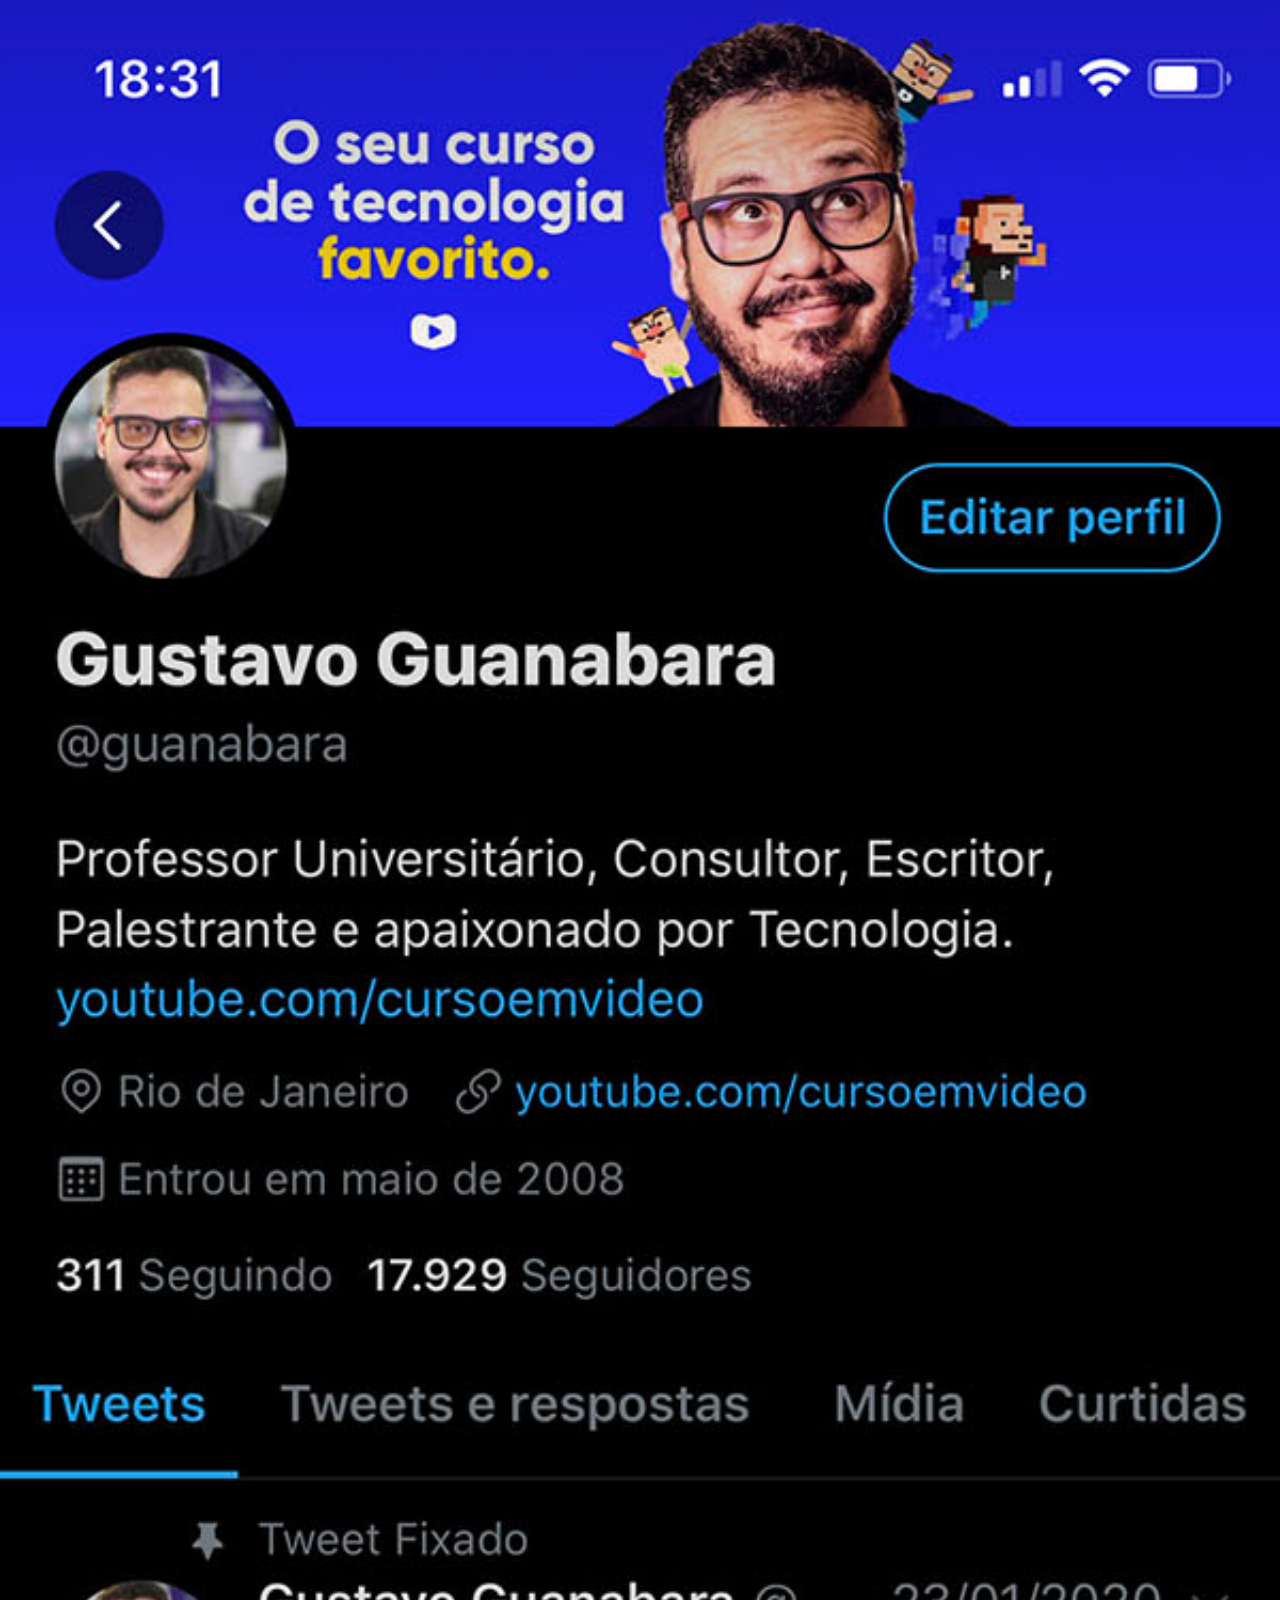
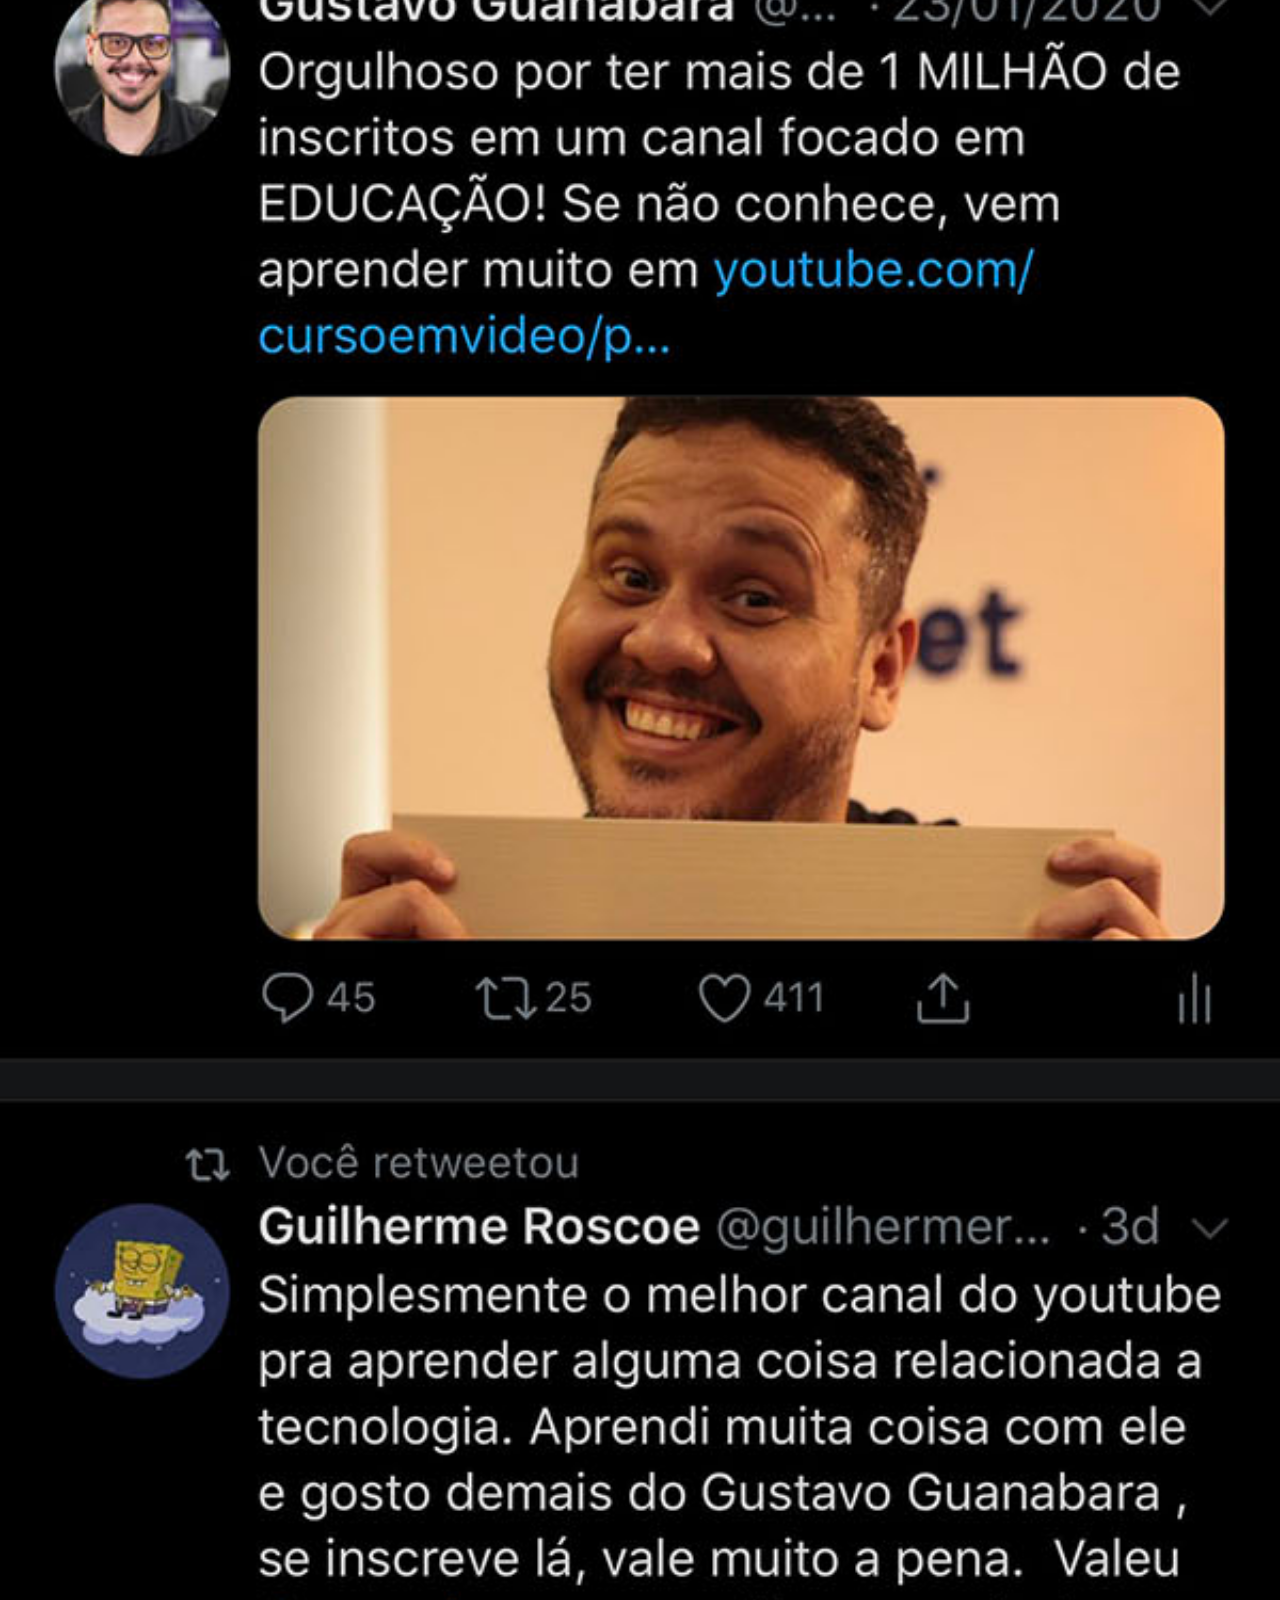
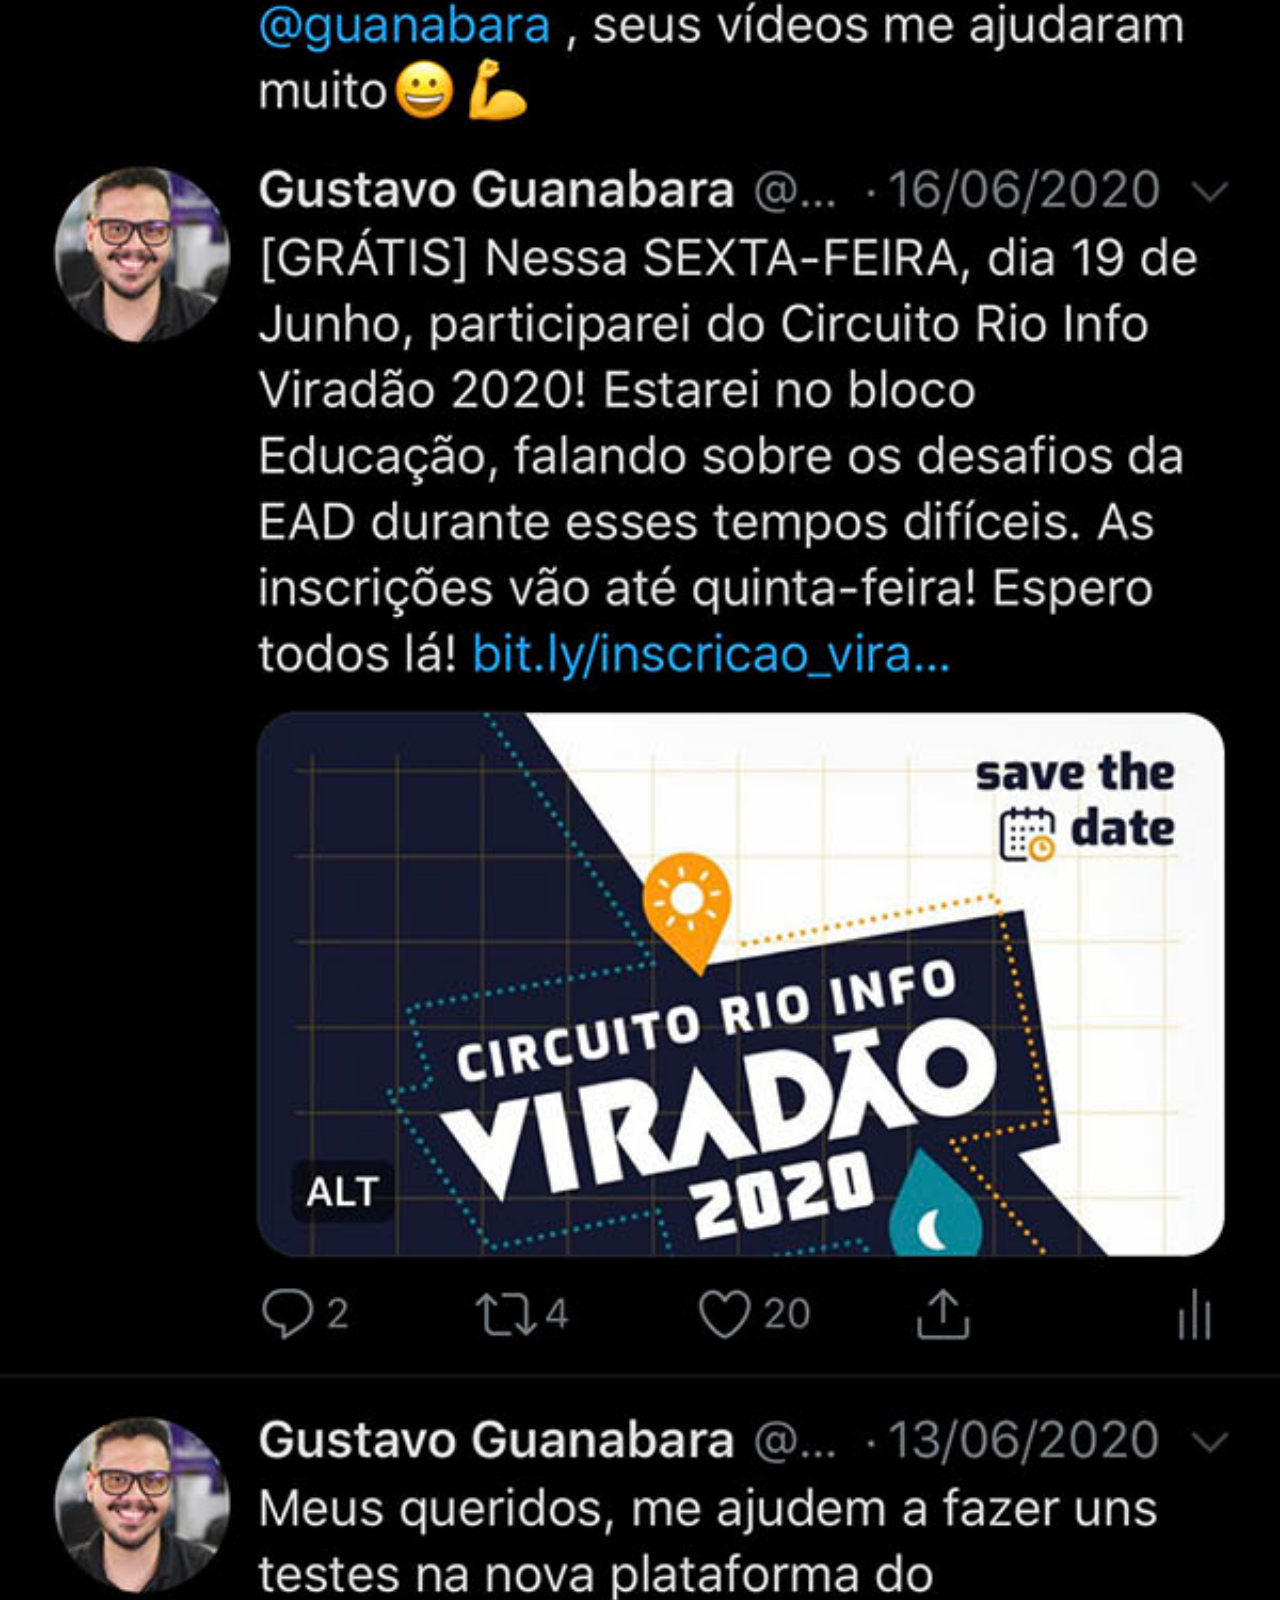
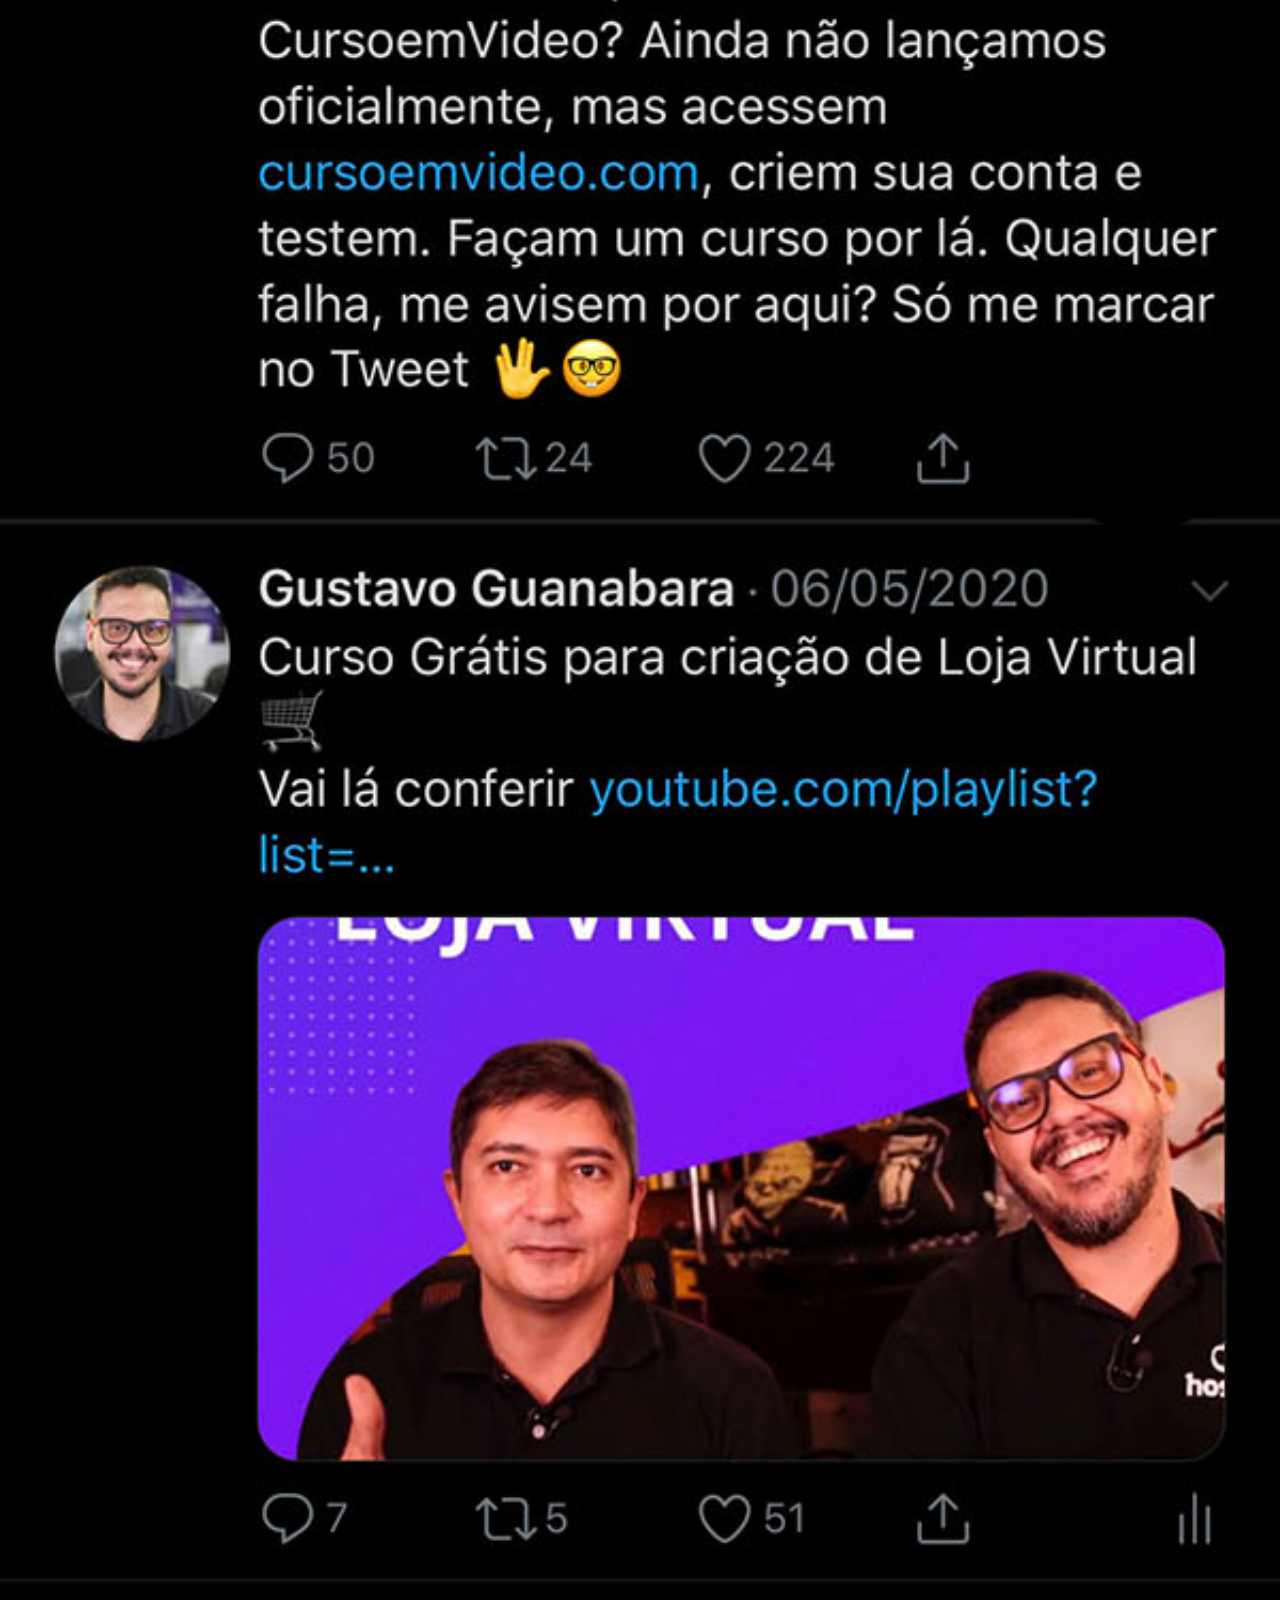
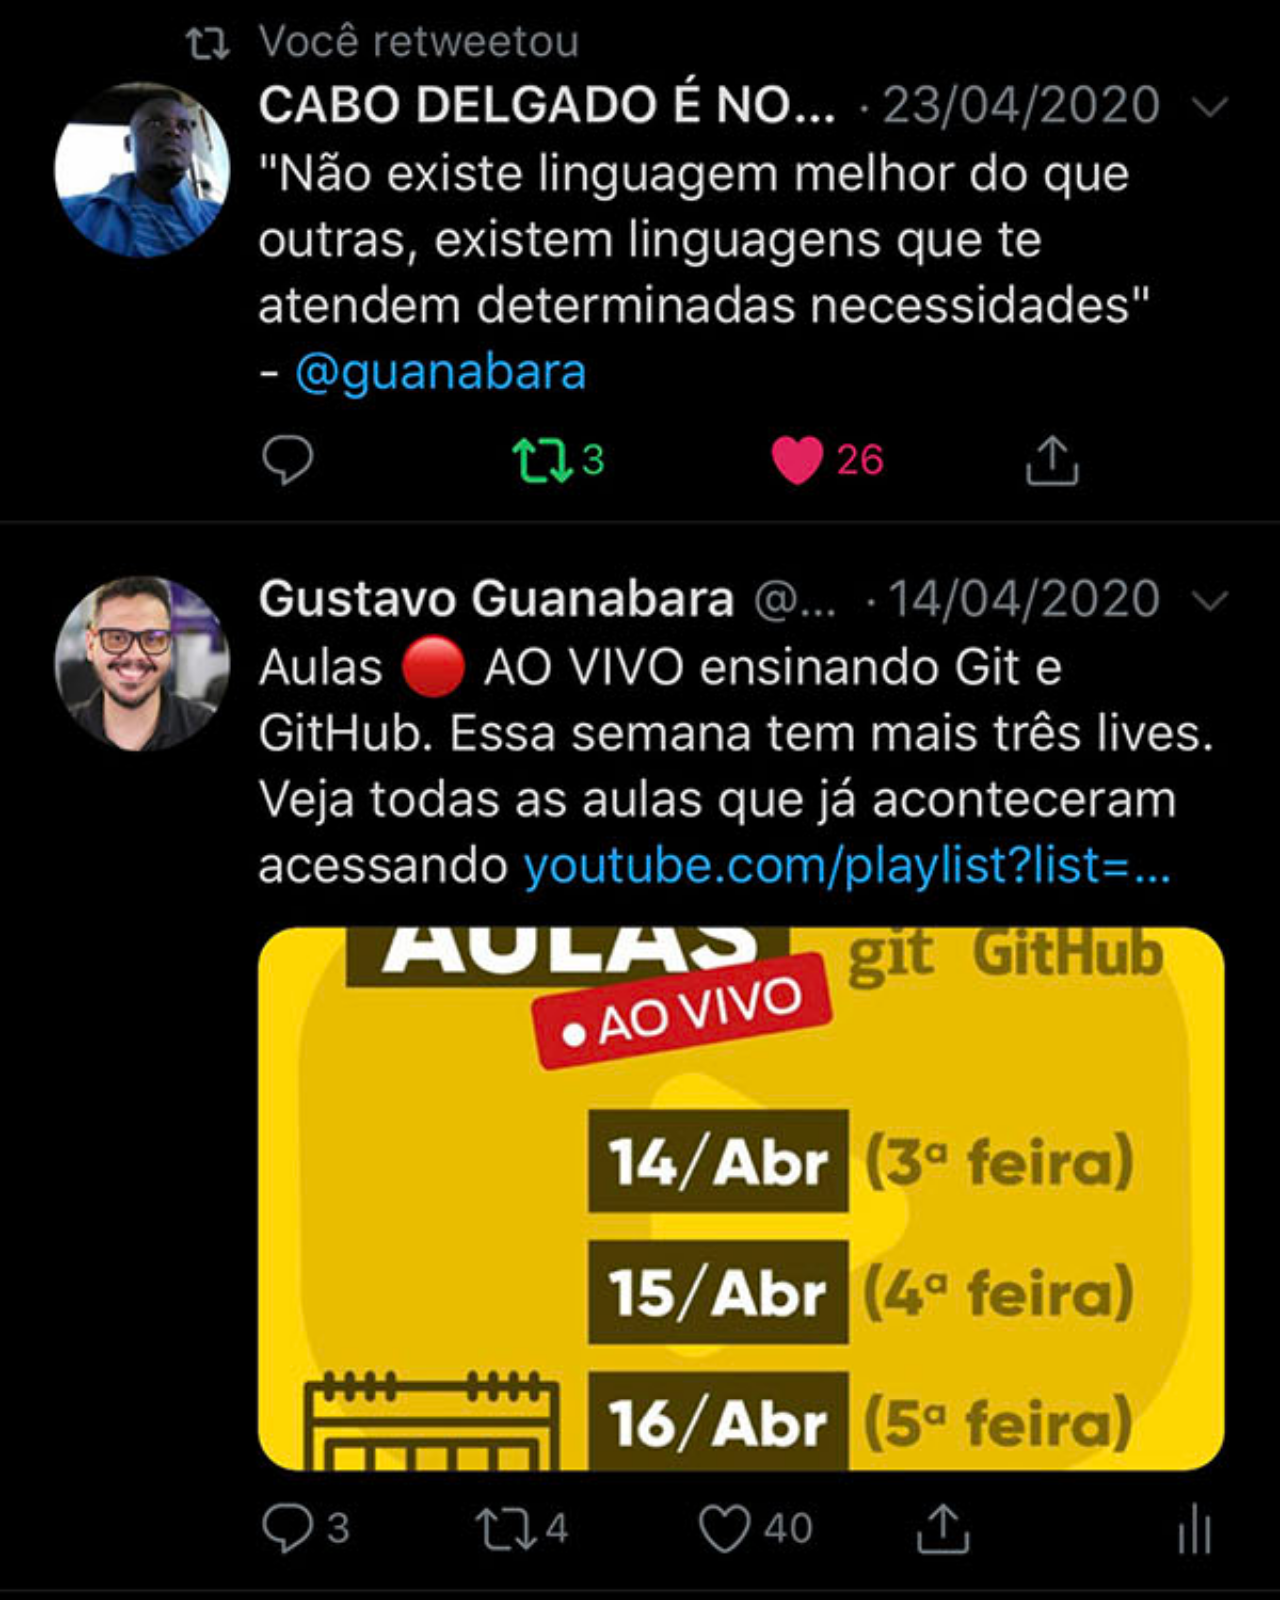
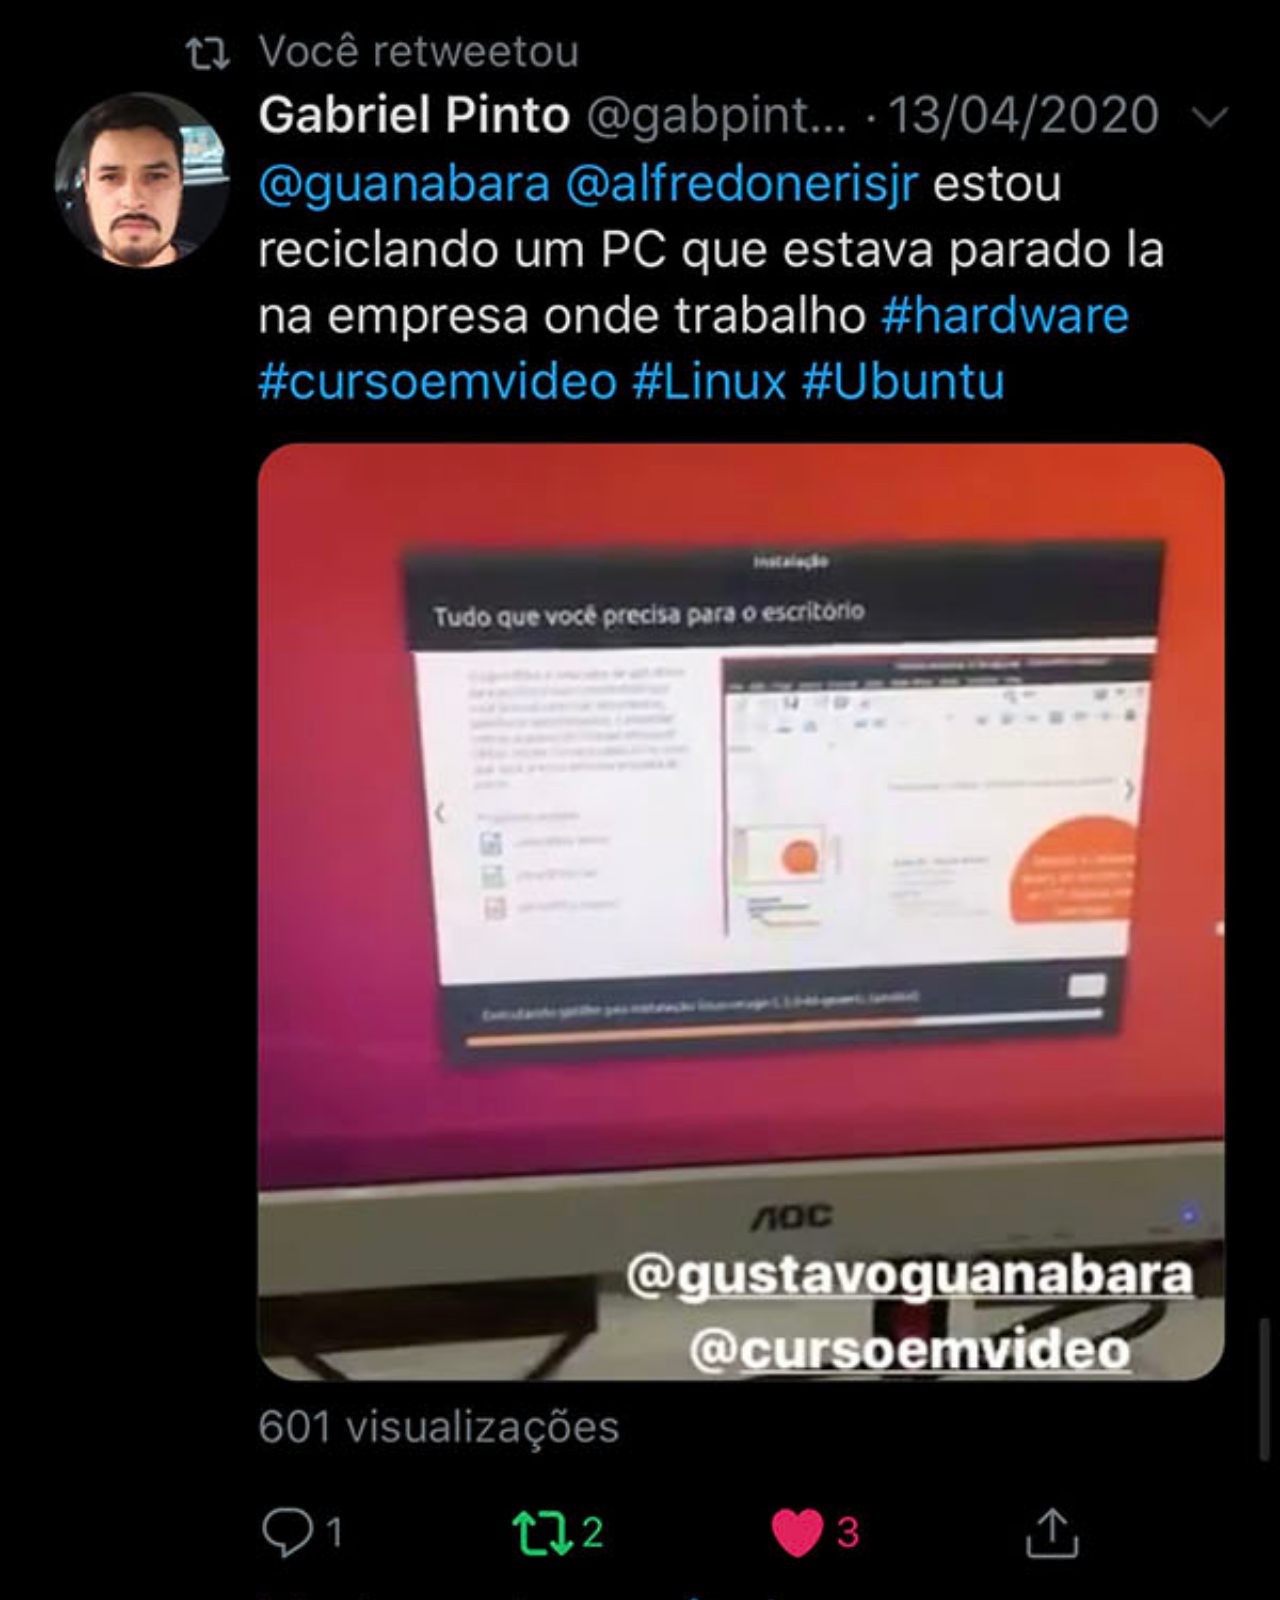
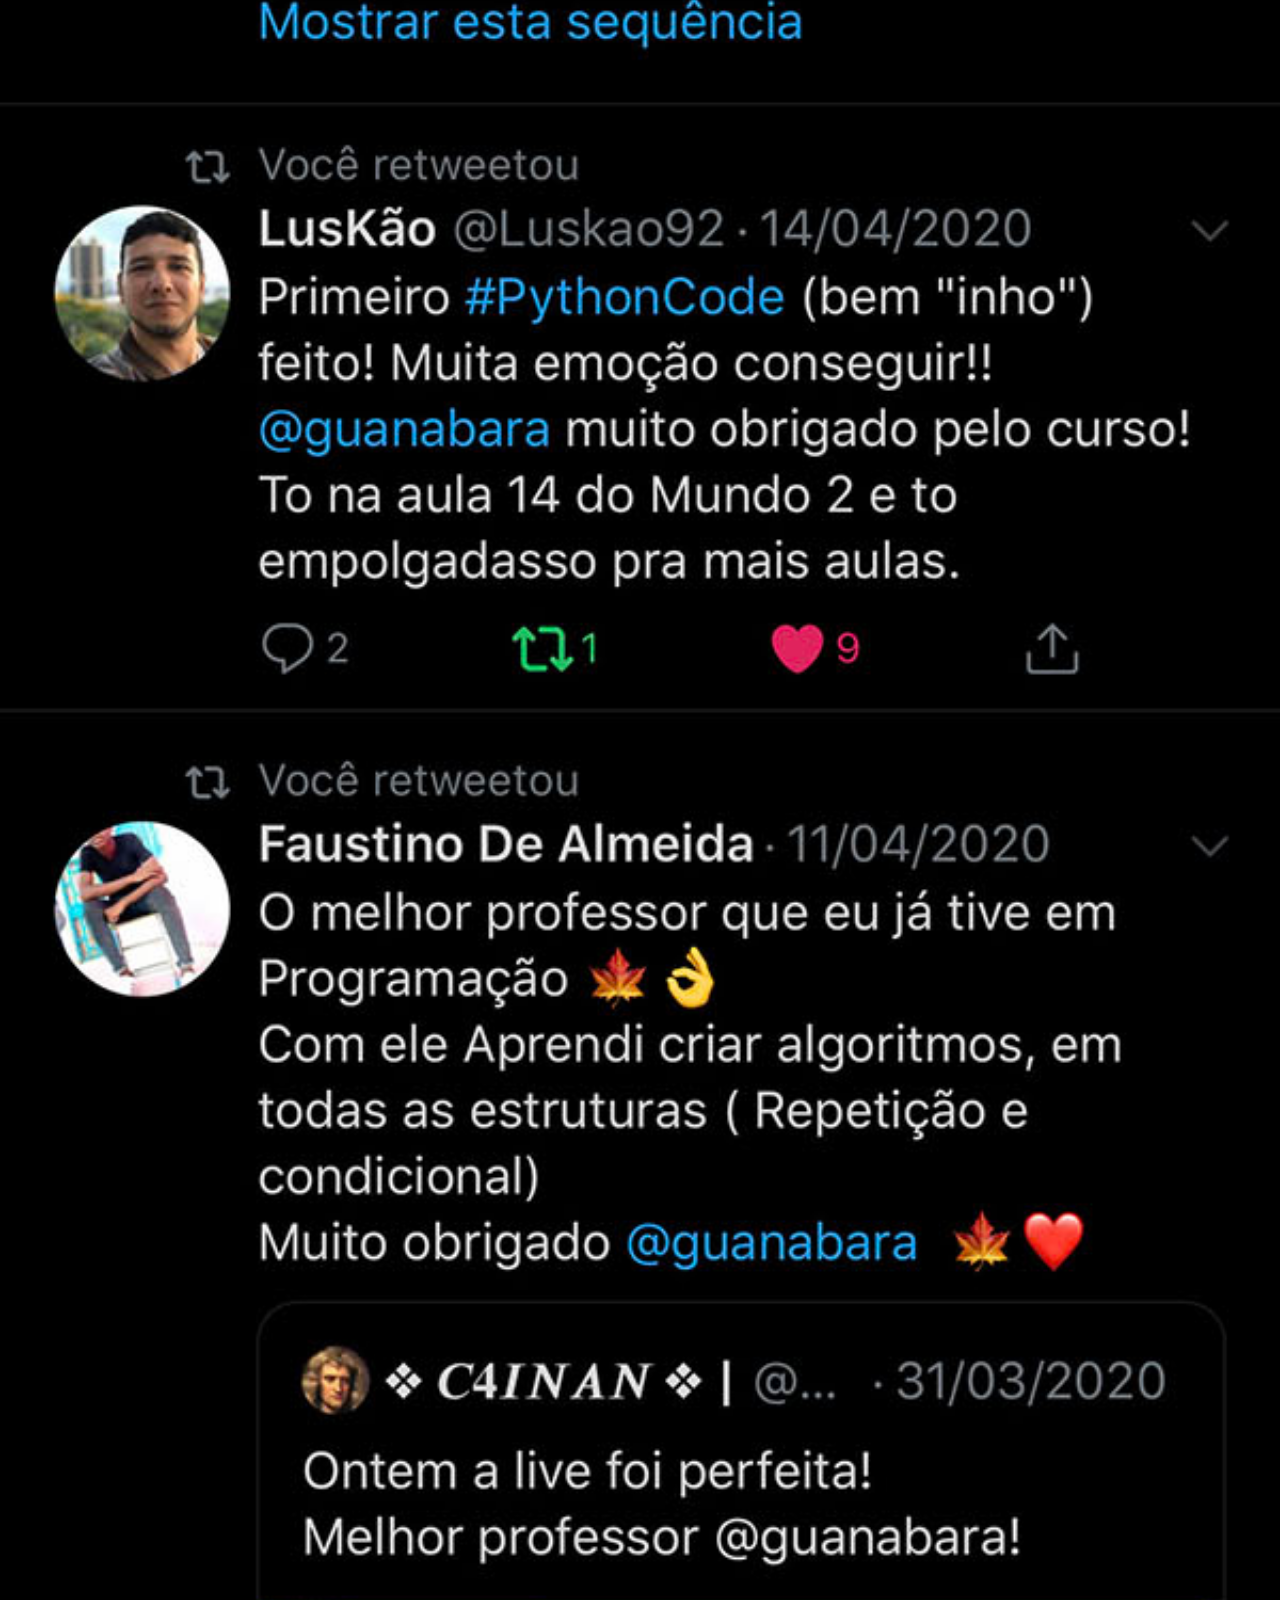
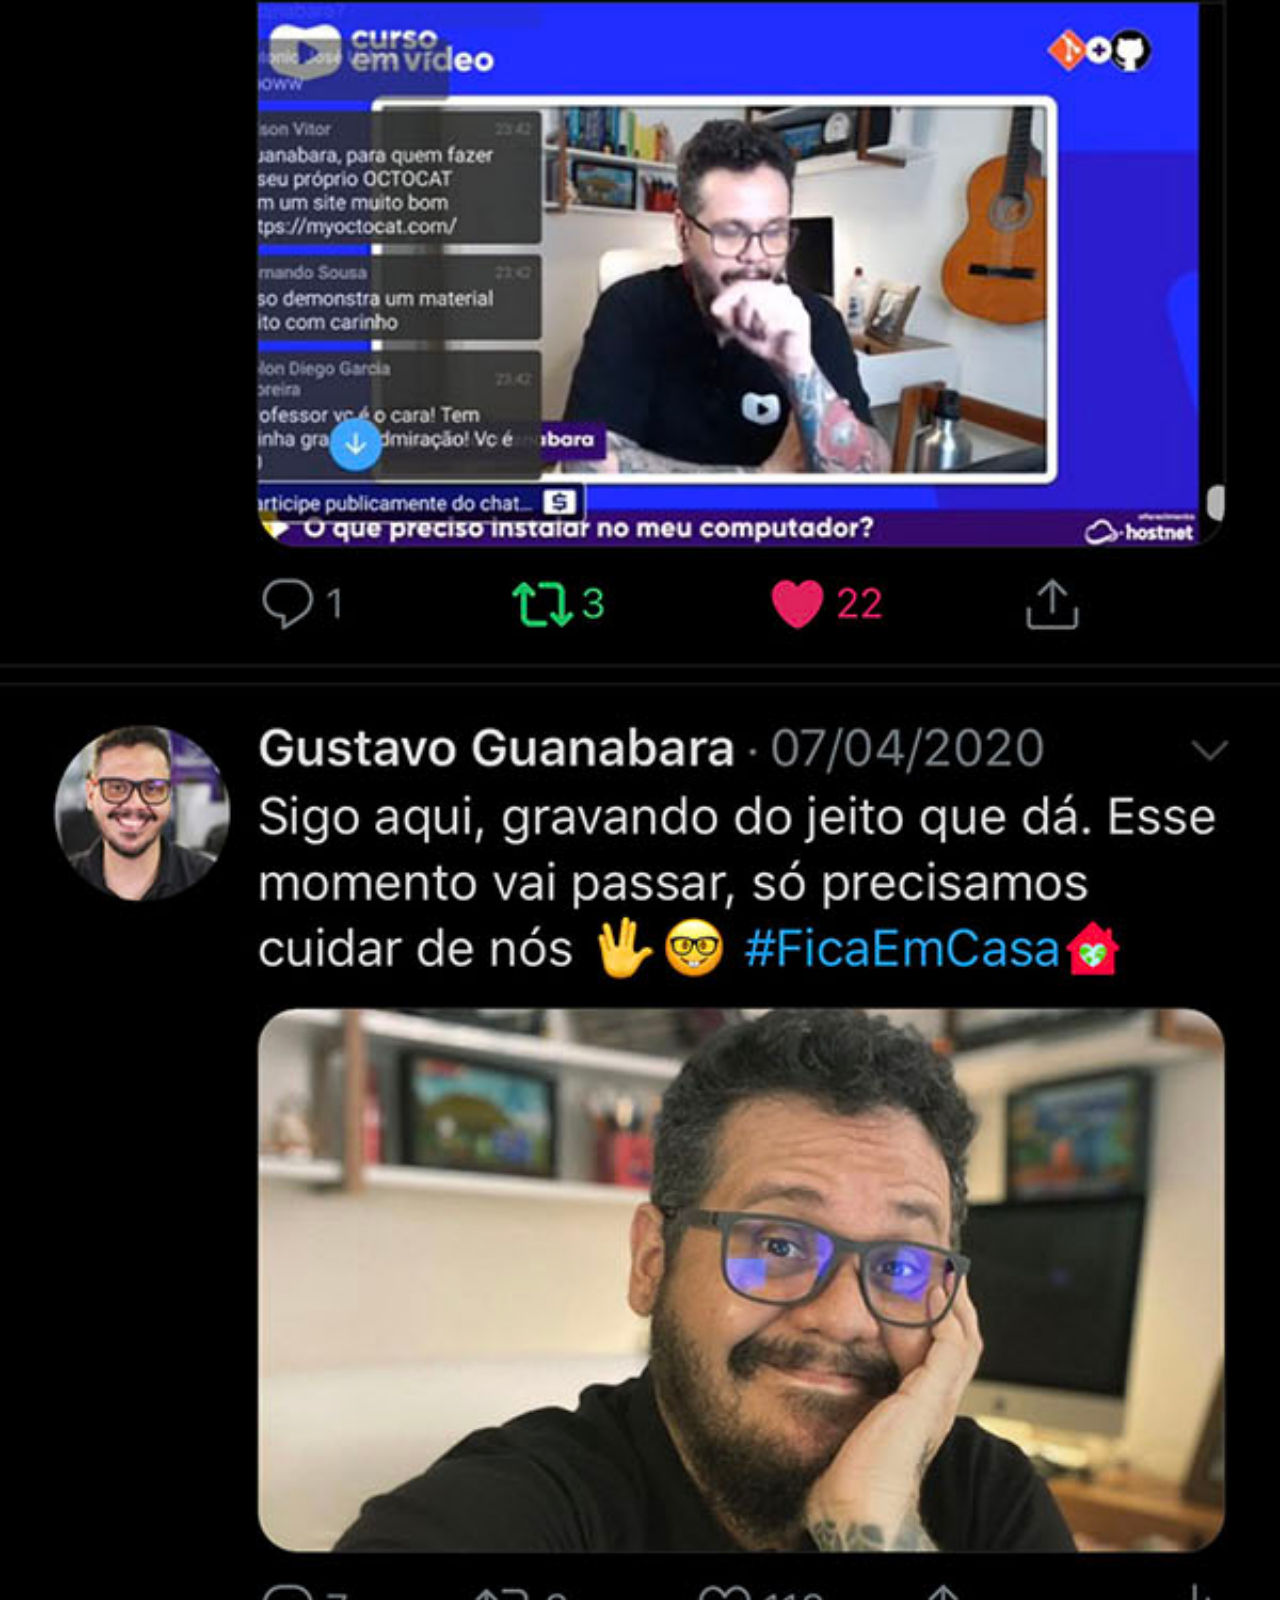
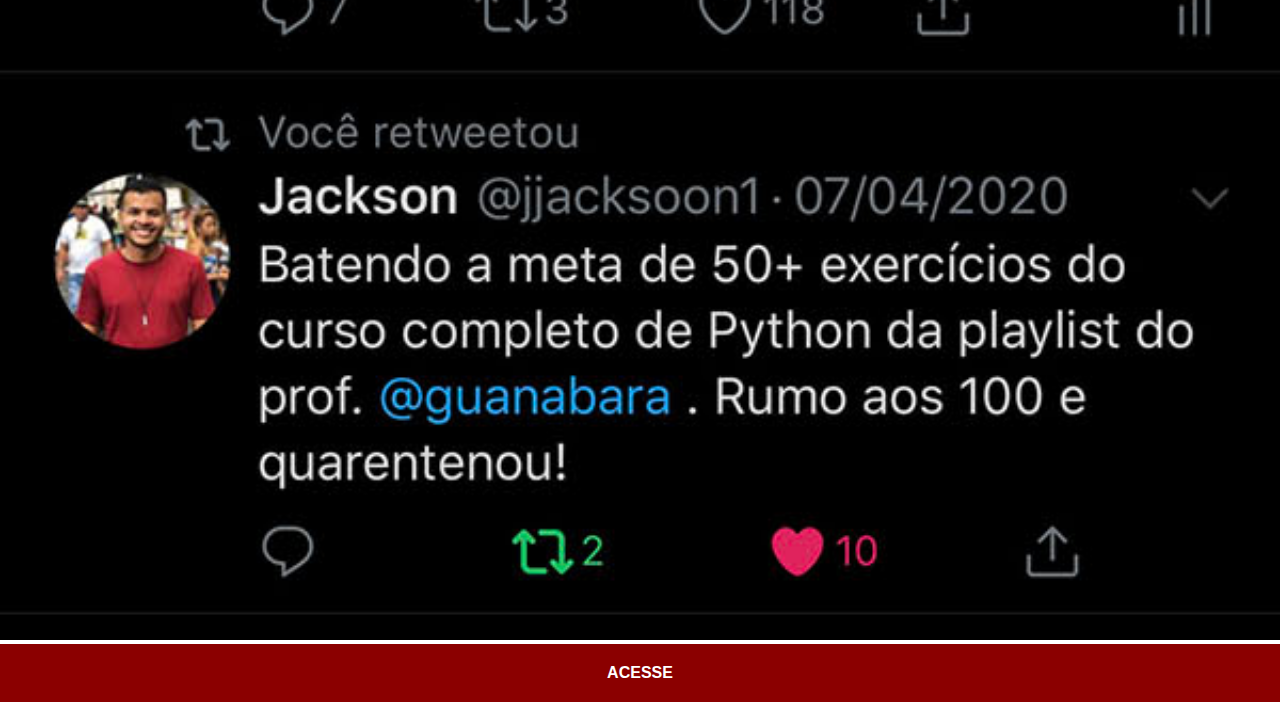
<file: pag-extras/twitter.html>
<!DOCTYPE html>
<html lang="PT-BR">
<head>
    <meta charset="UTF-8">
    <meta http-equiv="X-UA-Compatible" content="IE=edge">
    <meta name="viewport" content="width=device-width, initial-scale=1.0">
    <title>Twitter</title>
    <link rel="stylesheet" href="../style/social.css">
</head>
<body>
    <img src="../images/tela-twitter.jpg" alt="Twitter">
    <a href="https://www.youtube.com/@CursoemVideo" target="_blank">ACESSE</a>
</body>
</html>
</file>
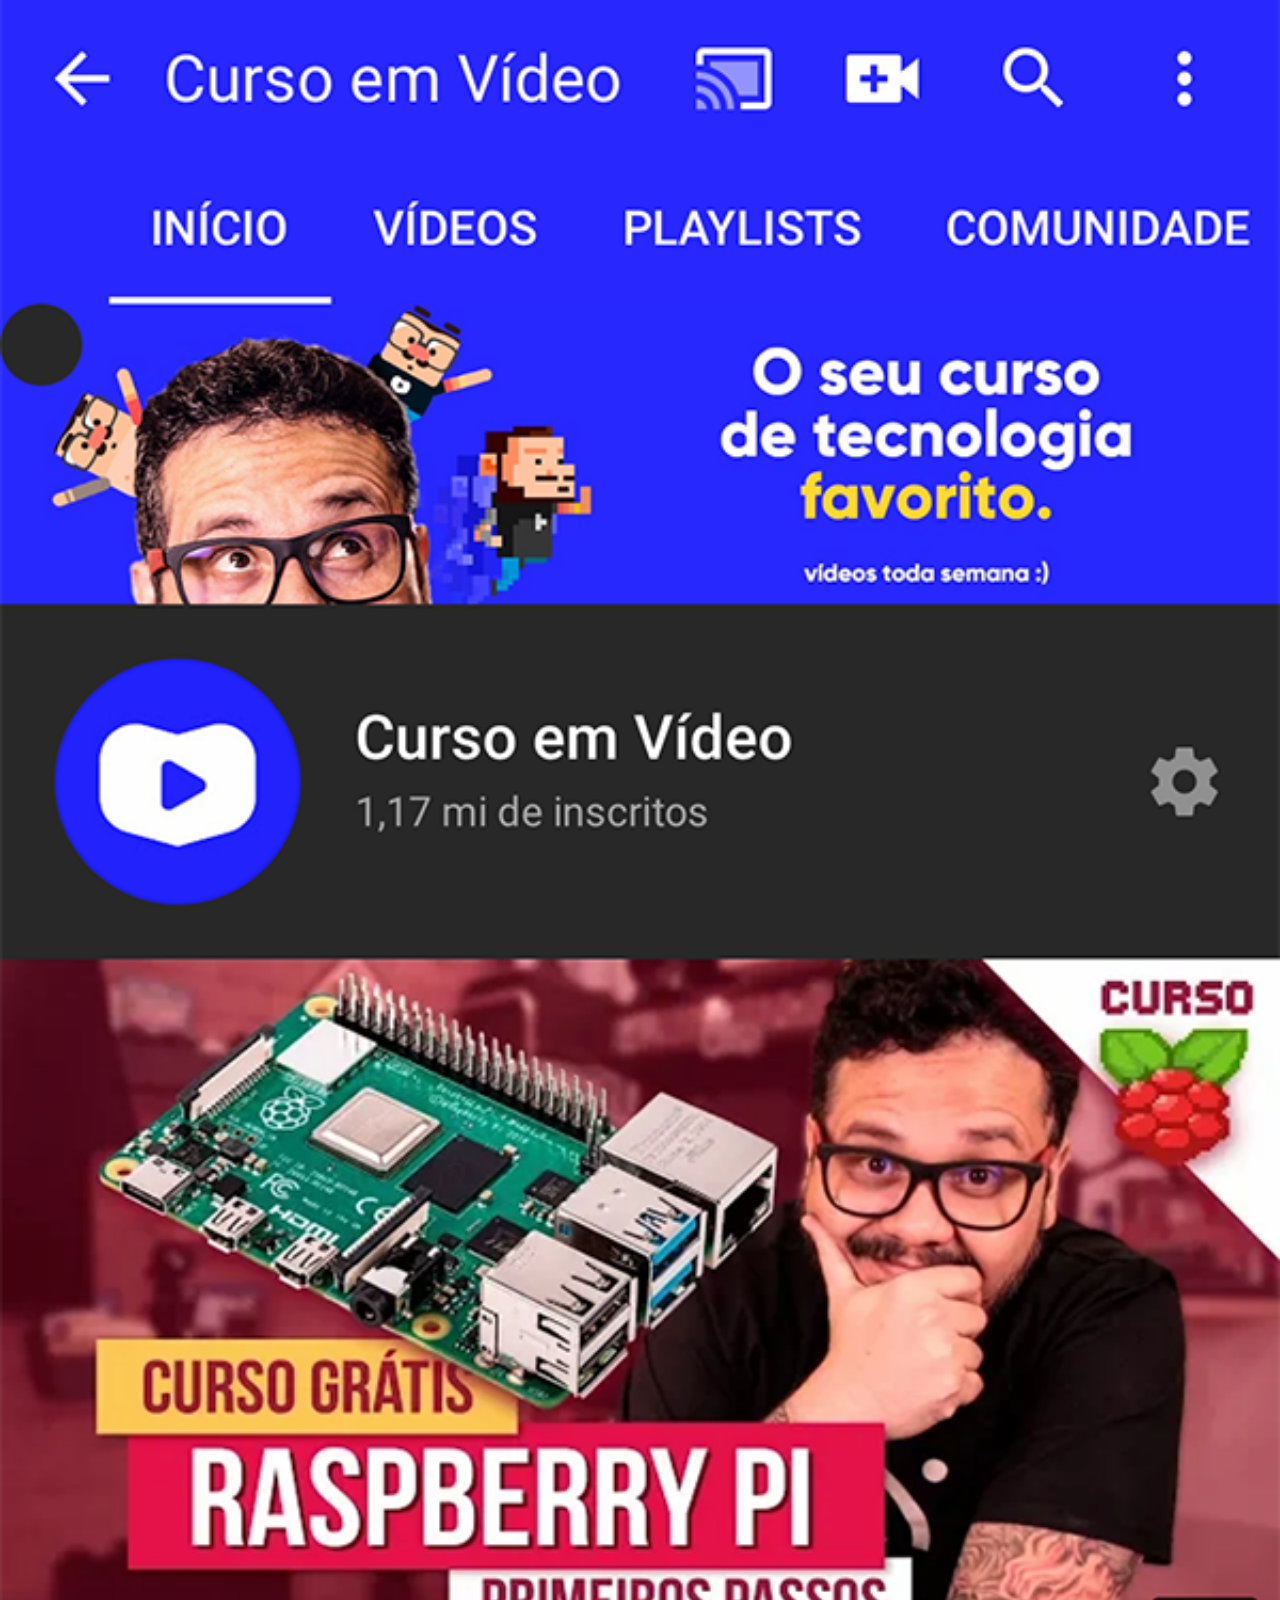
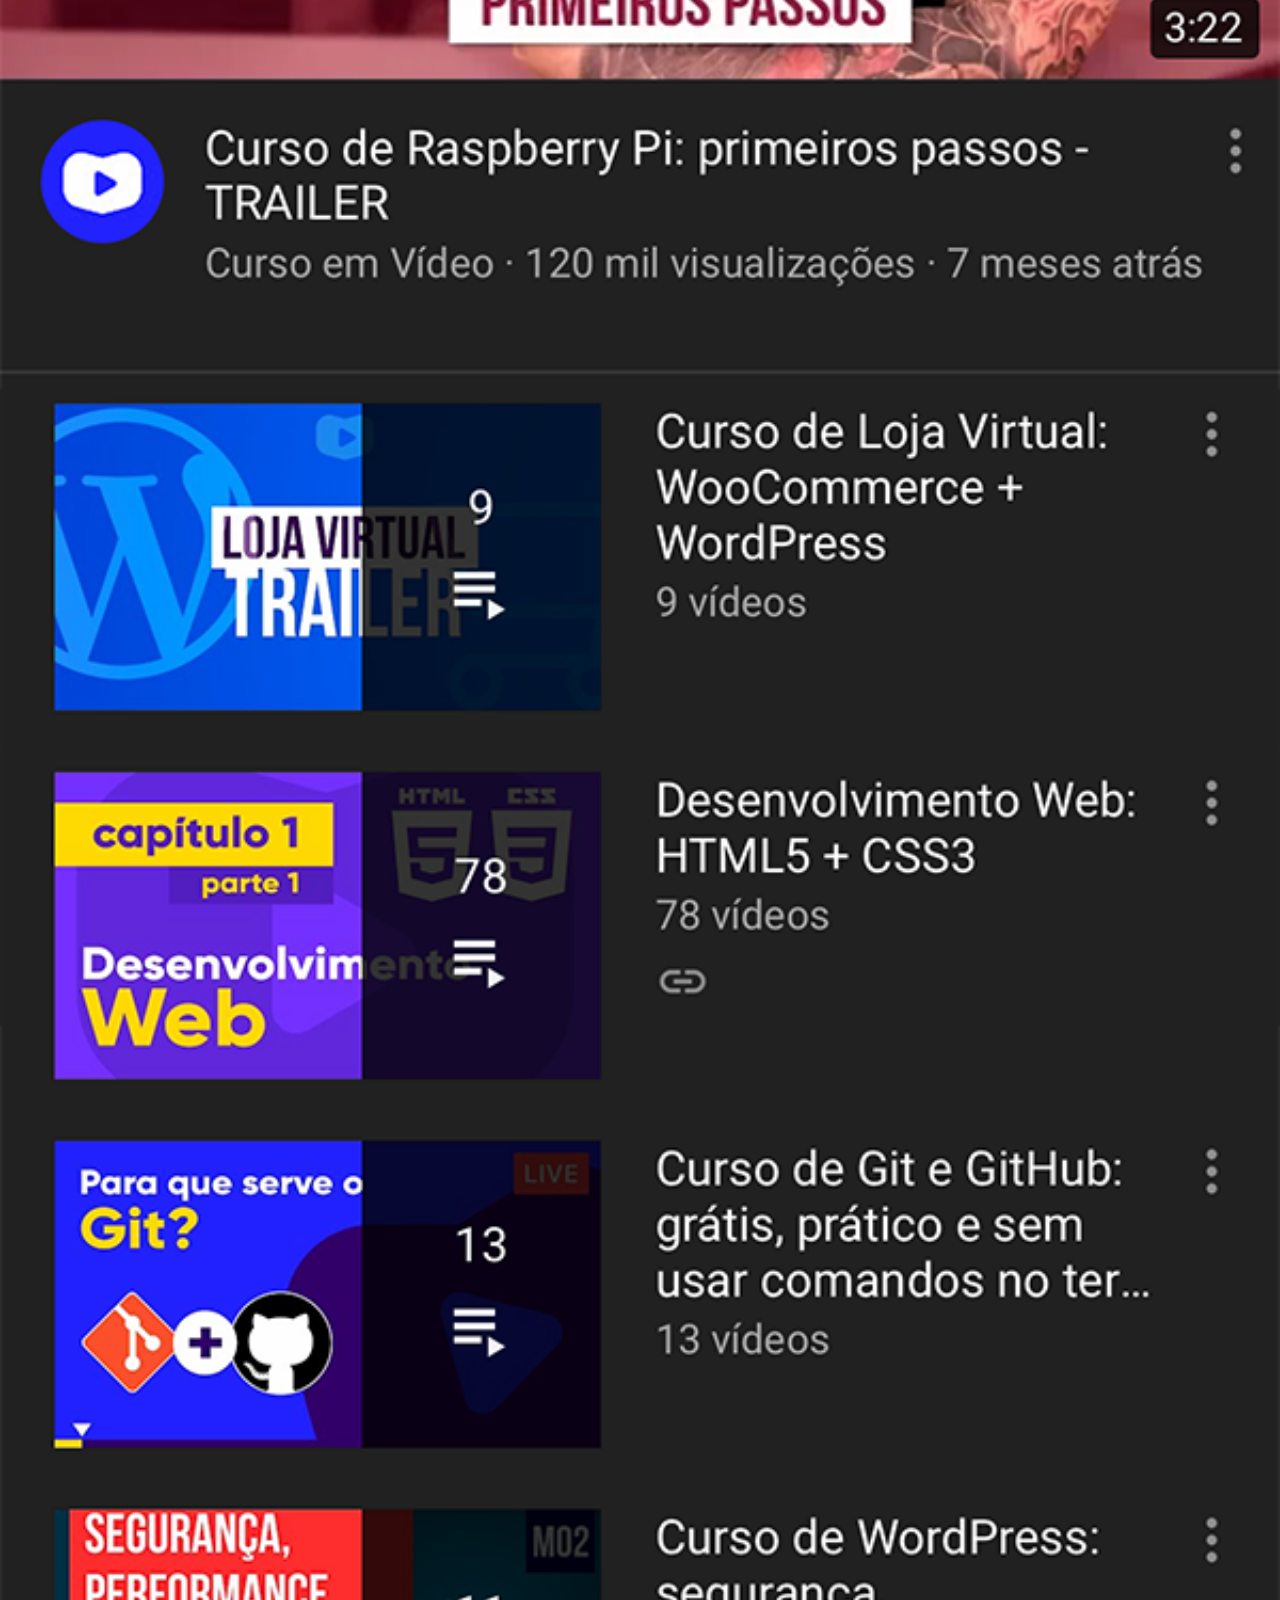
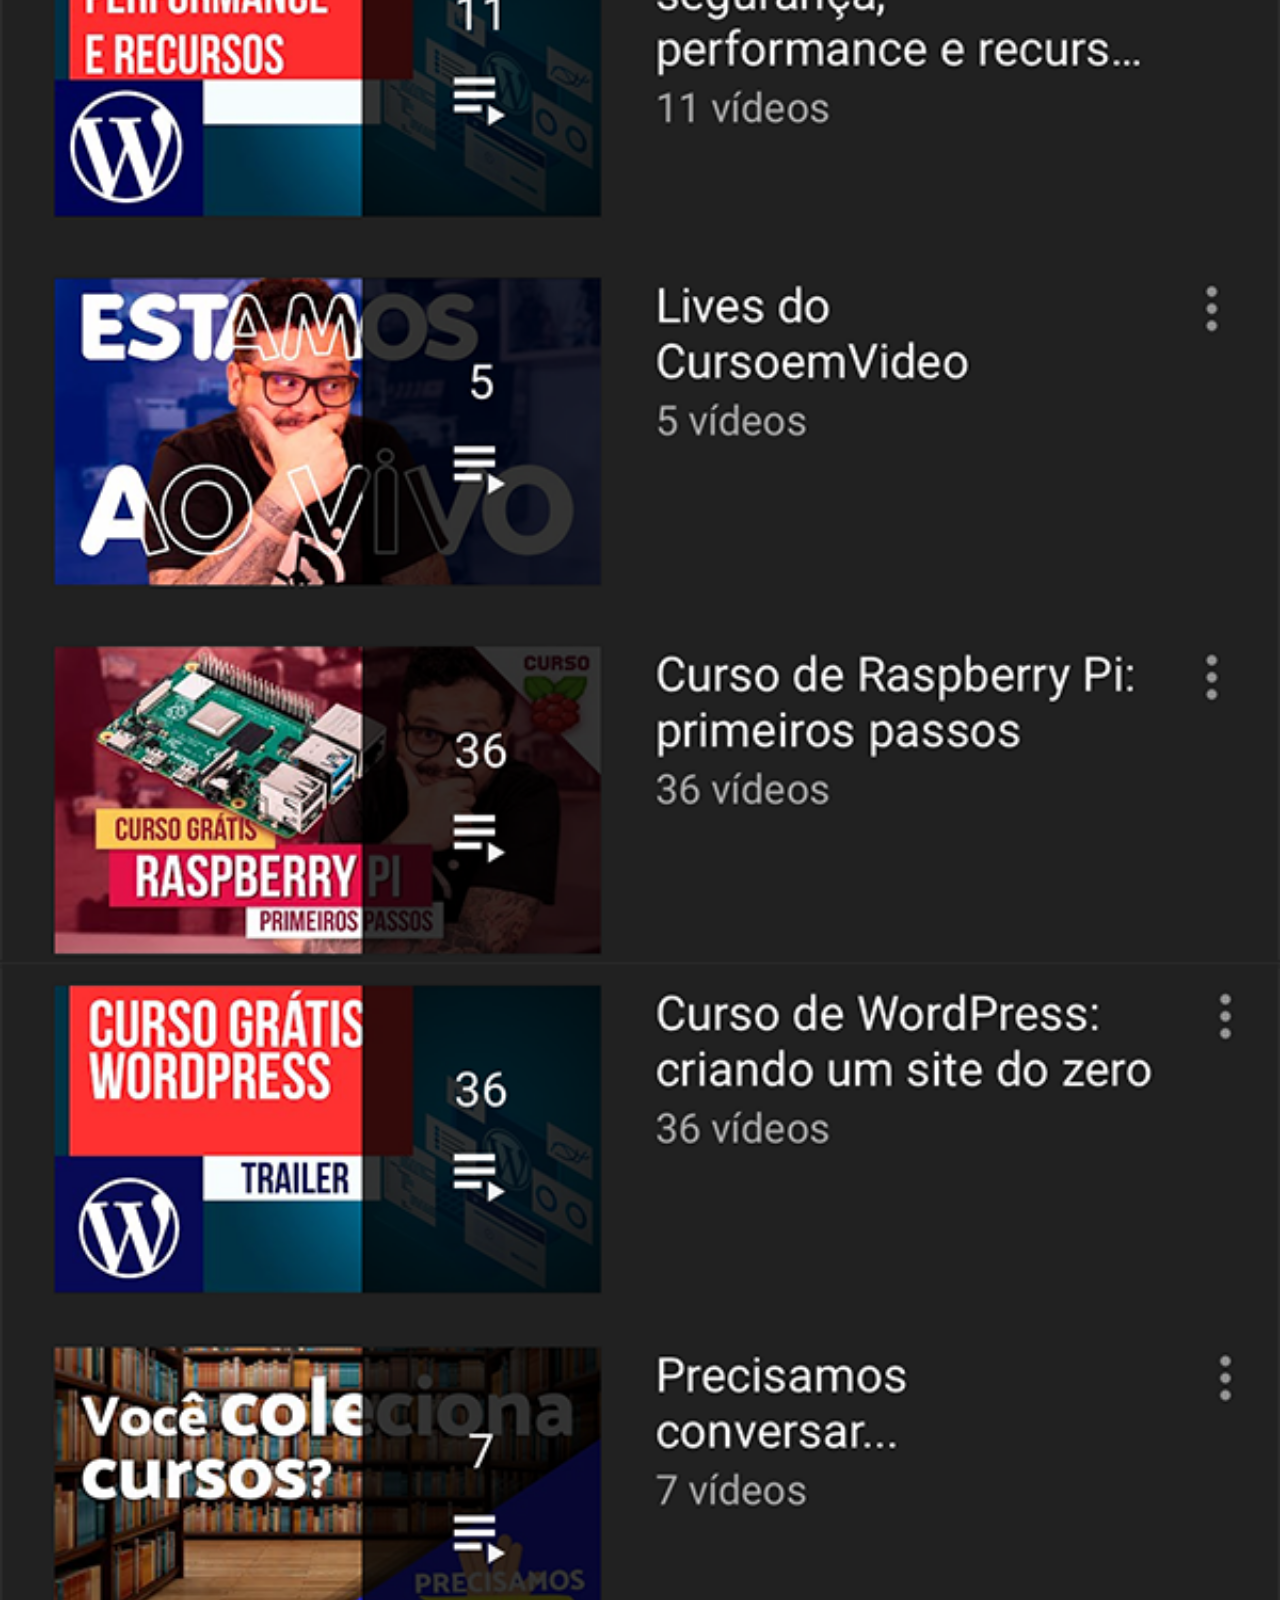
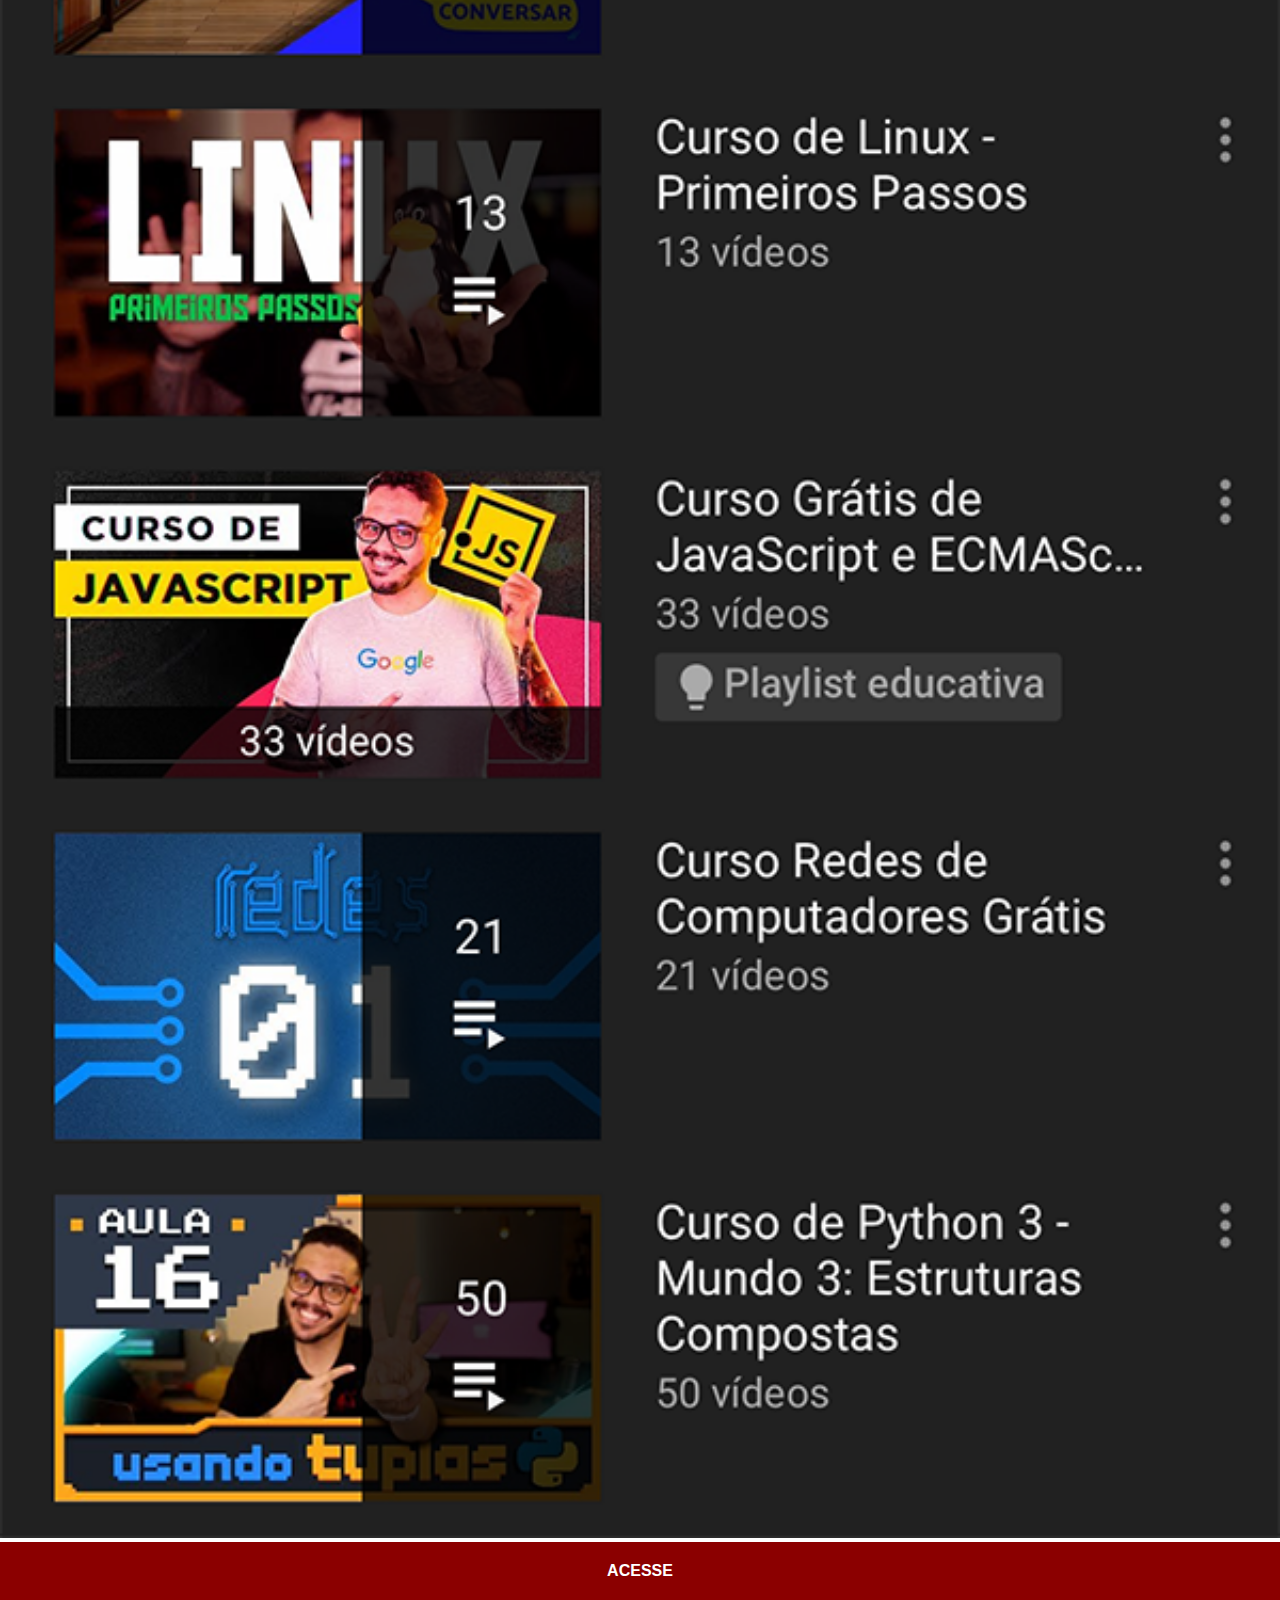
<file: pag-extras/youtube.html>
<!DOCTYPE html>
<html lang="PT-BR">
<head>
    <meta charset="UTF-8">
    <meta http-equiv="X-UA-Compatible" content="IE=edge">
    <meta name="viewport" content="width=device-width, initial-scale=1.0">
    <title>Youtube</title>
    <link rel="stylesheet" href="../style/social.css">
</head>
<body>
    <img src="../images/tela-youtube.png" alt="Youtube">
    <a href="https://www.youtube.com/@CursoemVideo" target="_blank">ACESSE</a>
</body>
</html>
</file>
<file: style/style.css>
@charset "UTF-8";

*{
    margin: 0px;
    padding: 0px;
    font-family: Arial, Helvetica, sans-serif;
}

html, body{
    height: 100vh;
    width: 100vw;
    background-color: black;    
}

body{
    background: url('../images/fundo-madeira.jpg') no-repeat top center;
    background-size: cover;
    background-attachment: fixed;
}

main{
    position: relative;
    height: 100vh;    
}

section#telefone{
    position: absolute;
    top: 50%;
    left: 50%;
    transform: translate(-50%, -50%);

    height: 502px;
    width: 249px;
    background: url('../images/frame-iphone.png') no-repeat;
}

iframe#tela{
    position: relative;
    top: 63.9px;
    left: 17.6px;
    width: 214.4px;
    height: 378px;
}

section#redes-sociais{
    text-align: right;
}
                            
section#redes-sociais > a > img{       /* ou  -  section#redes-sociais img*/
    width: 40px;
    margin: 1.5%;
    border-radius: 50px;
    box-shadow: 5px 2px 5px rgba(0, 0, 0, 0.60);
    box-sizing: border-box;
}

section#redes-sociais img:hover{
    border: 2px solid rgba(255, 255, 255, 0.7);
    transform: translate(-5px, -5px);
    box-sizing: 5px 5px 10px rgba(0, 0, 0, 0.62);
    transition: transform .5s, border .6s;
}
</file>
<file: style/social.css>
@charset "UTF-8";


*{
    margin: 0px;
    padding: 0px;
    font-family: Arial, Helvetica, sans-serif;
}

::-webkit-scrollbar{
    width: 0px;
    height: 0px;
}

img{
    width: 100vw;
}

a{
    display: block;
    background-color: darkred;
    color: white;
    padding: 20px;
    text-align: center;
    font-weight: bolder;
    text-decoration: none;            
}

a:hover{
    background-color: red;
}
</file>
